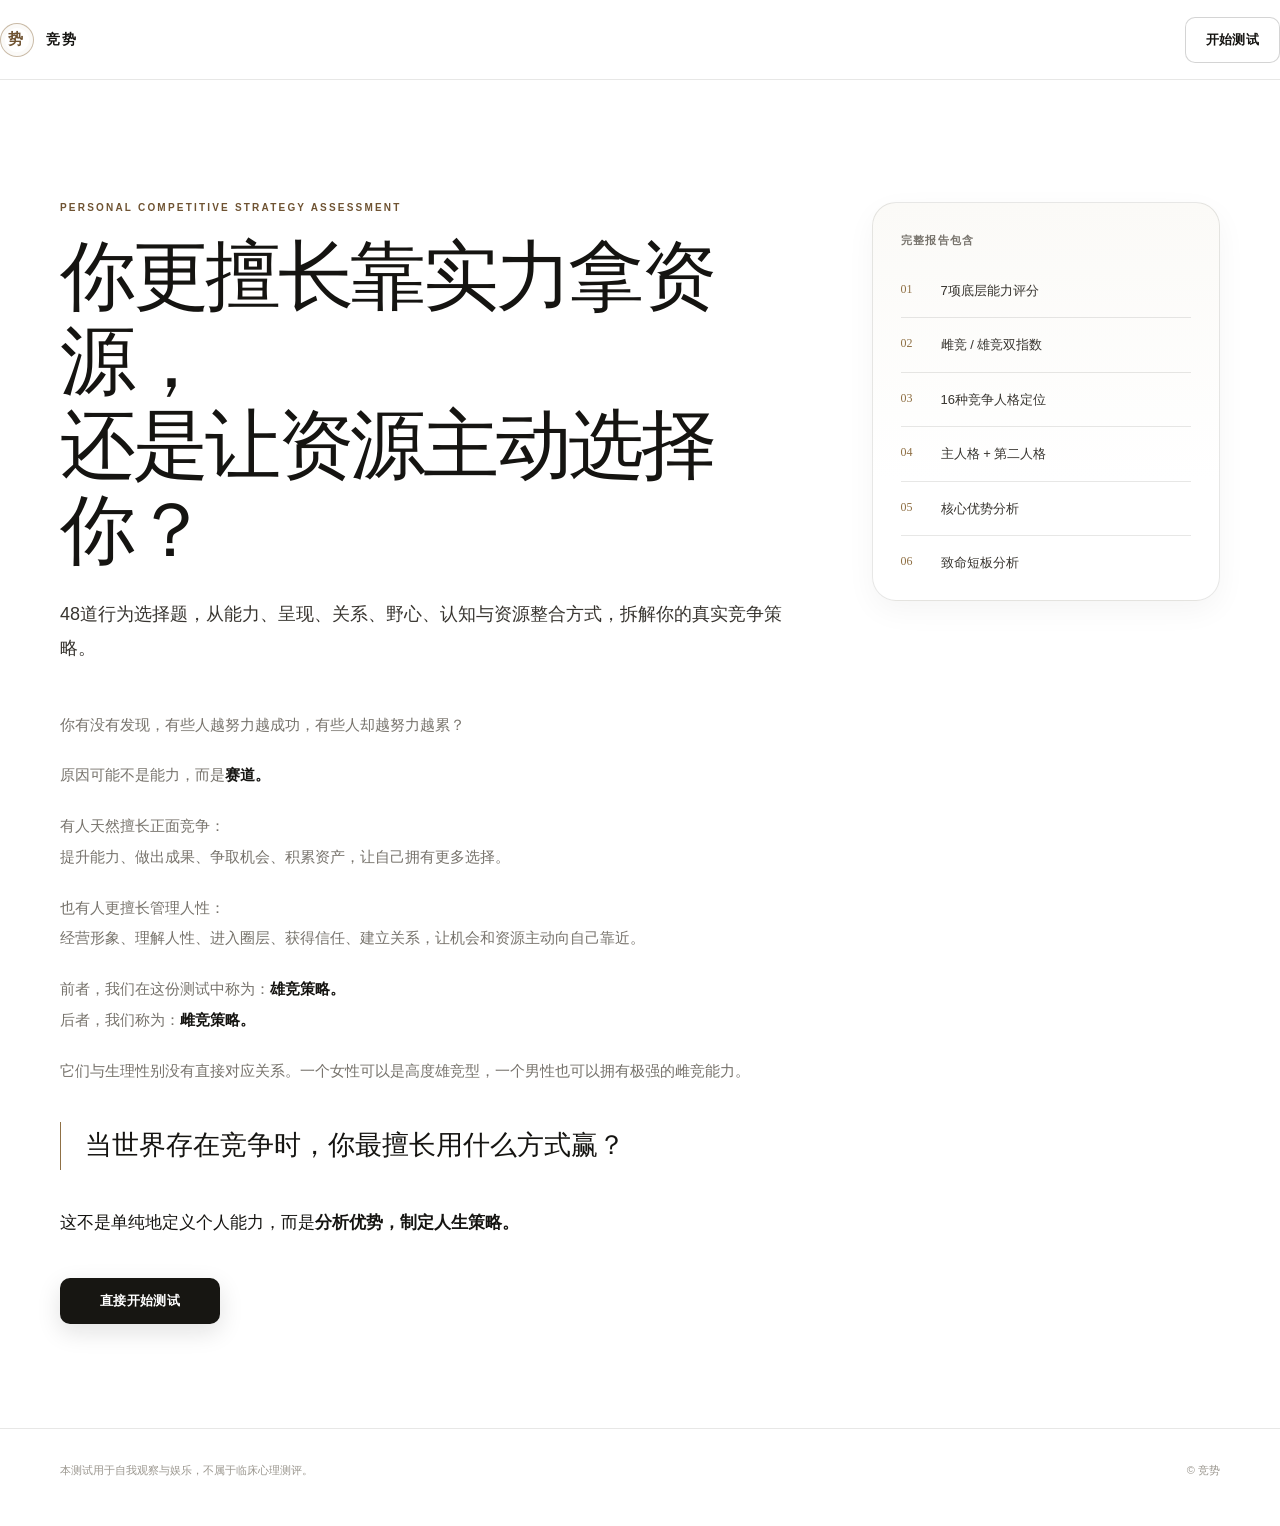
<file: index.html>
<!doctype html>
<html lang="zh-CN">
<head>
  <meta charset="utf-8">
  <meta name="viewport" content="width=device-width,initial-scale=1">
  <title>竞势｜个人竞争策略测试</title>
  <link rel="stylesheet" href="styles.css?v=16">
</head>
<body>
  <header class="site-header">
    <div class="container header-inner">
      <a class="brand" href="index.html"><span class="brand-mark">势</span>竞势</a>
      <div class="header-actions">
        <a class="btn btn-secondary" href="quiz.html">开始测试</a>
      </div>
    </div>
  </header>

  <main>
    <section class="hero">
      <div class="container hero-grid">
        <div>
          <div class="eyebrow">Personal competitive strategy assessment</div>
          <h1>你更擅长靠实力拿资源，<br>还是让资源主动选择你？</h1>
          <p class="hero-lead">48道行为选择题，从能力、呈现、关系、野心、认知与资源整合方式，拆解你的真实竞争策略。</p>

          <div class="hero-story">
            <p>你有没有发现，有些人越努力越成功，有些人却越努力越累？</p>
            <p>原因可能不是能力，而是<strong>赛道。</strong></p>

            <p>有人天然擅长正面竞争：<br>提升能力、做出成果、争取机会、积累资产，让自己拥有更多选择。</p>

            <p>也有人更擅长管理人性：<br>经营形象、理解人性、进入圈层、获得信任、建立关系，让机会和资源主动向自己靠近。</p>

            <p>前者，我们在这份测试中称为：<strong>雄竞策略。</strong><br>后者，我们称为：<strong>雌竞策略。</strong></p>

            <p>它们与生理性别没有直接对应关系。一个女性可以是高度雄竞型，一个男性也可以拥有极强的雌竞能力。</p>

            <blockquote>当世界存在竞争时，你最擅长用什么方式赢？</blockquote>

            <p class="hero-conclusion">这不是单纯地定义个人能力，而是<strong>分析优势，制定人生策略。</strong></p>
          </div>

          <div class="hero-actions">
            <a class="btn btn-primary" href="quiz.html">直接开始测试</a>
          </div>
        </div>
        <aside class="hero-aside">
          <h3>完整报告包含</h3>
          <ol class="report-list">
            <li><span>7项底层能力评分</span></li>
            <li><span>雌竞 / 雄竞双指数</span></li>
            <li><span>16种竞争人格定位</span></li>
            <li><span>主人格 + 第二人格</span></li>
            <li><span>核心优势分析</span></li>
            <li><span>致命短板分析</span></li>
          </ol>
        </aside>
      </div>
    </section>


  </main>

  <footer class="footer"><div class="container footer-inner"><span>本测试用于自我观察与娱乐，不属于临床心理测评。</span><span>© 竞势</span></div></footer>
</body>
</html>
</file>
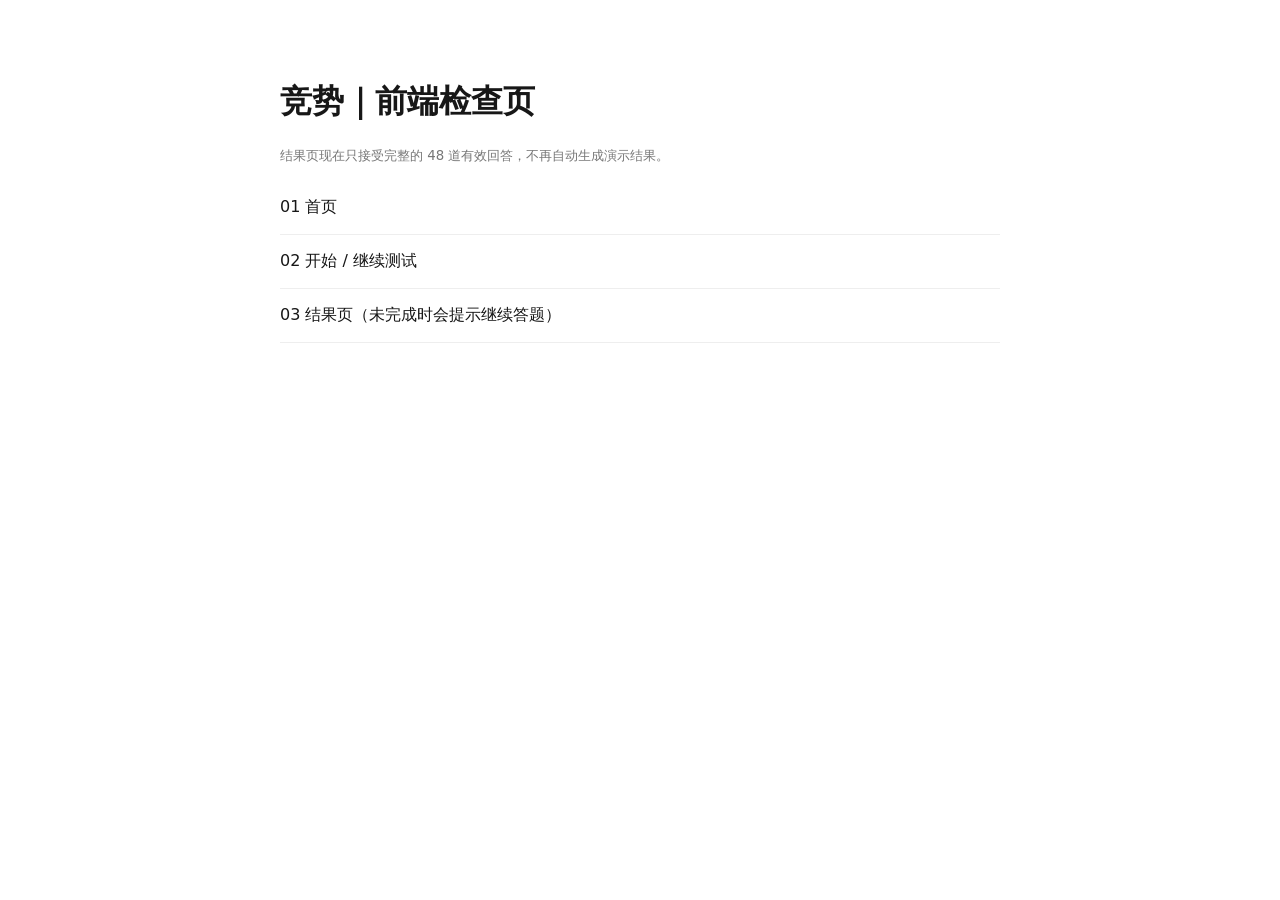
<file: preview.html>
<!doctype html>
<meta charset="utf-8">
<meta name="viewport" content="width=device-width,initial-scale=1">
<title>竞势前端预览</title>
<style>body{font-family:system-ui,"PingFang SC";max-width:720px;margin:80px auto;padding:0 24px;color:#171717}a{display:block;padding:16px 0;border-bottom:1px solid #eee;color:#171717;text-decoration:none}small{color:#777}</style>
<h1>竞势｜前端检查页</h1>
<p><small>结果页现在只接受完整的 48 道有效回答，不再自动生成演示结果。</small></p>
<a href="index.html">01 首页</a>
<a href="quiz.html">02 开始 / 继续测试</a>
<a href="result.html">03 结果页（未完成时会提示继续答题）</a>
</file>
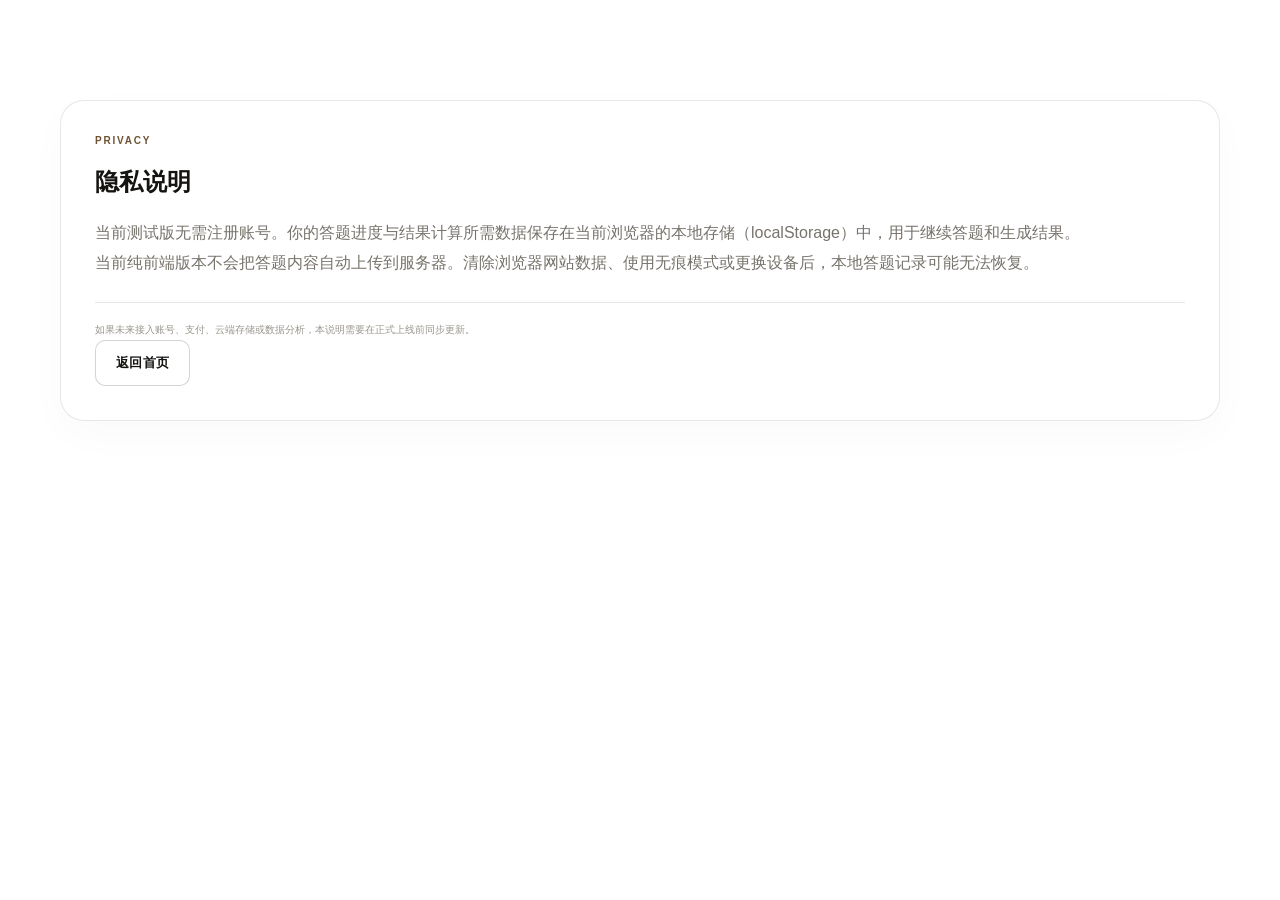
<file: privacy.html>
<!doctype html>
<html lang="zh-CN"><head><meta charset="utf-8"><meta name="viewport" content="width=device-width,initial-scale=1"><title>隐私说明｜竞势</title><link rel="stylesheet" href="styles.css?v=16"></head>
<body><main class="container result-wrap"><section class="report-card on"><div class="section-kicker">PRIVACY</div><h1>隐私说明</h1><p>当前测试版无需注册账号。你的答题进度与结果计算所需数据保存在当前浏览器的本地存储（localStorage）中，用于继续答题和生成结果。</p><p>当前纯前端版本不会把答题内容自动上传到服务器。清除浏览器网站数据、使用无痕模式或更换设备后，本地答题记录可能无法恢复。</p><p class="report-note">如果未来接入账号、支付、云端存储或数据分析，本说明需要在正式上线前同步更新。</p><a class="btn btn-secondary" href="index.html">返回首页</a></section></main></body></html>
</file>
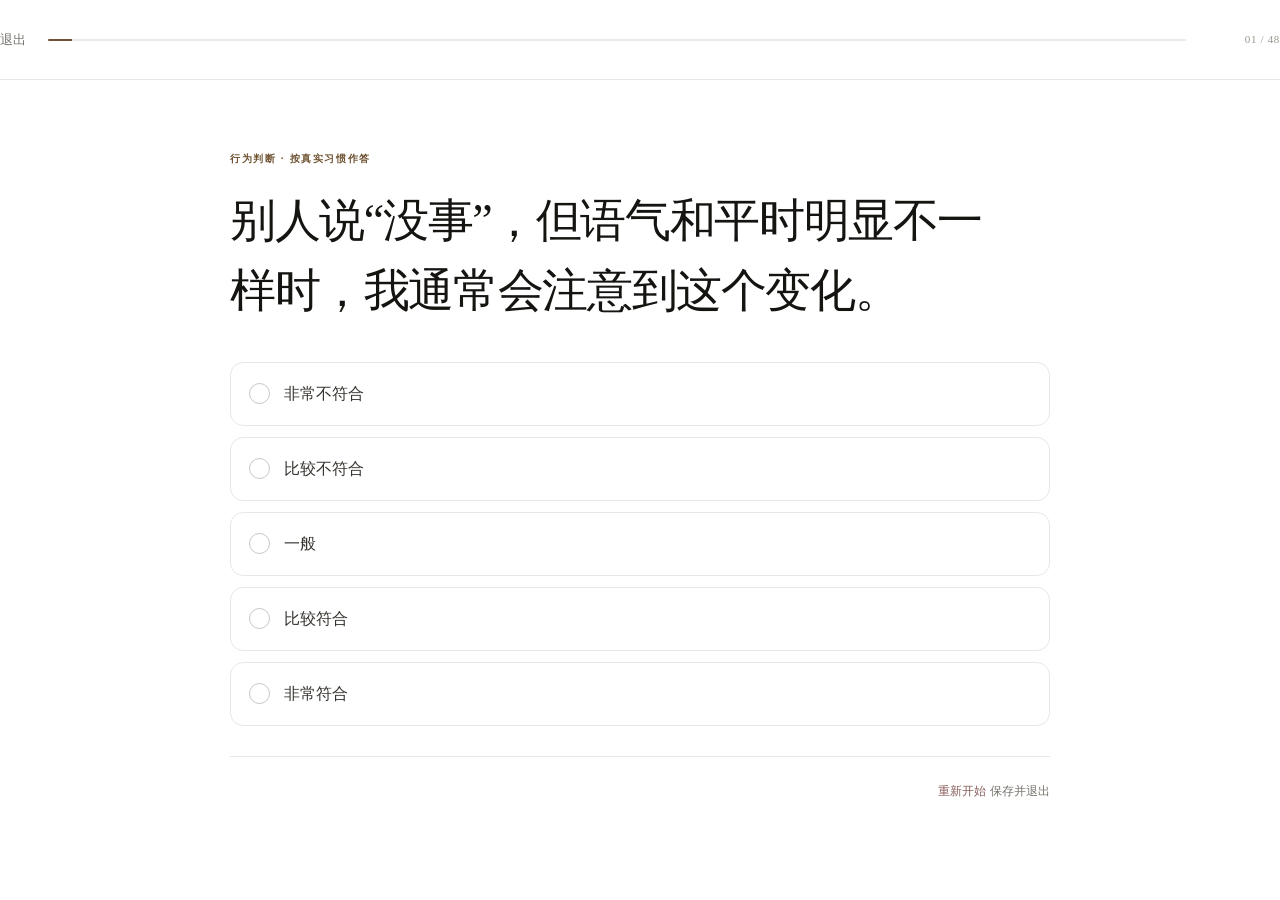
<file: quiz.html>
<!doctype html>
<html lang="zh-CN">
<head>
  <meta charset="utf-8">
  <meta name="viewport" content="width=device-width,initial-scale=1">
  <title>正在测试｜竞势</title>
  <link rel="stylesheet" href="styles.css?v=20">
</head>
<body>
  <header class="quiz-header">
    <div class="narrow quiz-header-inner">
      <a class="text-link" href="index.html">退出</a>
      <div class="progress-track"><div id="progressBar" class="progress-bar"></div></div>
      <div id="progressCount" class="progress-count">01 / 48</div>
    </div>
  </header>

  <main class="narrow quiz-main">
    <div id="questionBox">
      <div id="questionMeta" class="question-meta"></div>
      <h1 id="questionTitle" class="question-title"></h1>
      <div id="answers" class="answers"></div>
      <div class="quiz-nav">
        <button id="prevBtn">← 上一题</button>
        <div class="quiz-nav-actions">
          <button id="restartBtn" class="quiz-restart-btn">重新开始</button>
          <button id="saveBtn">保存并退出</button>
        </div>
      </div>
    </div>
  </main>

  <div id="restartDialog" class="confirm-dialog" aria-hidden="true">
    <div class="confirm-dialog-backdrop" data-close-restart></div>
    <section class="confirm-dialog-card" role="dialog" aria-modal="true" aria-labelledby="restartDialogTitle">
      <div class="confirm-dialog-kicker">重新开始测试</div>
      <h2 id="restartDialogTitle">确定清空当前进度吗？</h2>
      <p id="restartDialogCopy">重新开始后，当前已经完成的答案会被清空，而且无法恢复。</p>
      <div class="confirm-dialog-actions">
        <button id="cancelRestartBtn" class="btn btn-secondary">继续当前测试</button>
        <button id="confirmRestartBtn" class="btn btn-primary danger-action">确认重新开始</button>
      </div>
    </section>
  </div>

  <script src="js/questions.js?v=16"></script>
  <script src="js/quiz.js?v=20"></script>
</body>
</html>
</file>
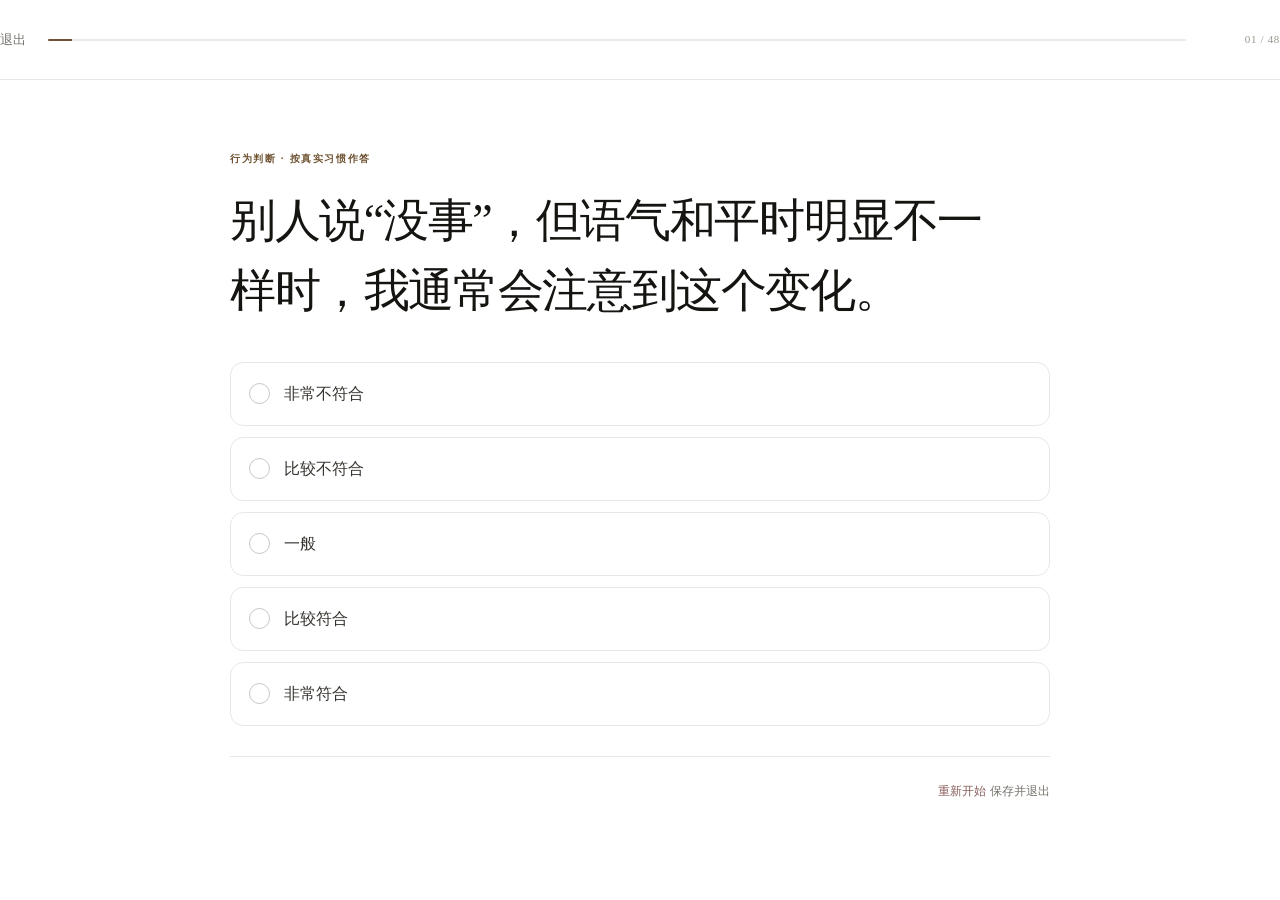
<file: redeem.html>
<!doctype html>
<html lang="zh-CN">
<head>
  <meta charset="utf-8">
  <meta name="viewport" content="width=device-width,initial-scale=1">
  <meta http-equiv="refresh" content="0;url=quiz.html">
  <title>开始测试｜竞势</title>
  <link rel="stylesheet" href="styles.css?v=16">
</head>
<body>
  <main class="narrow quiz-main">
    <section class="panel redeem-panel">
      <div class="eyebrow">OPEN TEST</div>
      <h1 class="page-title">现在无需兑换码</h1>
      <p class="page-copy">测试已开放，正在为你进入完整的 48 题测试。</p>
      <a class="btn btn-primary btn-full" href="quiz.html">直接开始测试</a>
    </section>
  </main>
  <script>location.replace('quiz.html');</script>
</body>
</html>
</file>
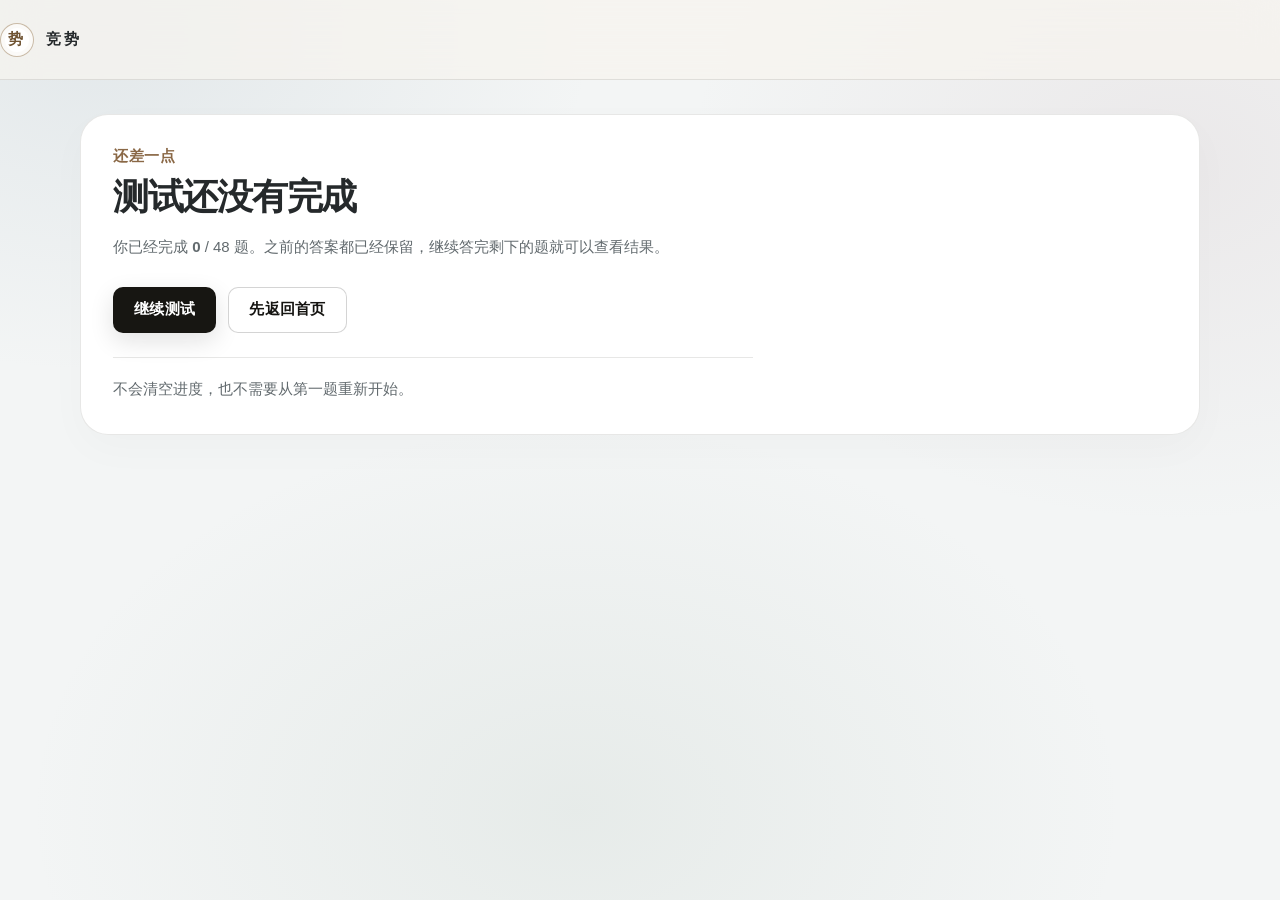
<file: result.html>
<!doctype html>
<html lang="zh-CN">
<head>
  <meta charset="utf-8">
  <meta name="viewport" content="width=device-width,initial-scale=1">
  <title>测试结果｜竞势</title>
  <link rel="stylesheet" href="styles.css?v=23">
</head>
<body class="result-page-v17">
  <header class="site-header">
    <div class="container header-inner">
      <a class="brand" href="index.html"><span class="brand-mark">势</span>竞势</a>
      <div class="header-actions"><button id="shareBtn" class="btn btn-primary">生成分享卡</button></div>
    </div>
  </header>

  <main class="container result-wrap result-v17">
    <section class="result-overview v17-glass reveal">
      <div class="overview-main">
        <div class="eyebrow">先看结论</div>
        <h1 id="primaryName" class="result-title">资源整合型</h1>
        <p id="primaryTagline" class="result-tagline"></p>
        <p id="overviewCore" class="overview-core"></p>
        <div class="badges">
          <span id="trackBadge" class="badge"></span>
          <span id="secondaryBadge" class="badge"></span>
        </div>
        <p id="secondaryNote" class="secondary-note"></p>
      </div>

      <aside class="axis-panel" aria-label="雄竞与雌竞指数">
        <div class="axis-head">
          <span>两种方式，你更偏哪一种</span>
          <strong id="axisLabel">—</strong>
        </div>
        <div class="axis-item axis-male">
          <div class="axis-label"><span>雄竞 · 直接争取</span><strong id="mScore">0</strong></div>
          <div class="axis-track"><i id="mBar"></i></div>
        </div>
        <div class="axis-item axis-female">
          <div class="axis-label"><span>雌竞 · 被选择与借力</span><strong id="fScore">0</strong></div>
          <div class="axis-track"><i id="fBar"></i></div>
        </div>
        <p id="axisSummary" class="axis-summary"></p>
      </aside>
    </section>

    <div class="v17-two-column">
      <section class="report-card v17-glass result-section reveal">
        <div class="section-kicker">01 · 你比较顺手的地方</div>
        <h2>你最强的 3 点</h2>
        <p class="section-intro">这三项通常是你比较顺手的能力，不太需要刻意提醒，也更容易在重要时候发挥出来。</p>
        <div id="strengthCards" class="insight-card-grid"></div>
      </section>

      <section class="report-card v17-glass result-section reveal">
        <div class="section-kicker">02 · 容易吃亏的地方</div>
        <h2>最需要留意的 3 点</h2>
        <p class="section-intro">这三项不是你的缺点，只是相对没那么顺手。刚好遇到很需要它们的场景时，你可能会多费一点劲。</p>
        <div id="watchCards" class="insight-card-grid watch-grid"></div>
      </section>
    </div>

    <section class="report-card v17-glass result-section reveal v17-section">
      <div class="section-kicker">03 · 你的能力</div>
      <div class="section-heading-row">
        <div>
          <h2>7 项能力，一眼看懂</h2>
          <p class="section-intro">这不是成绩单，也不是哪一项越高越好。每项能力只是代表，你在不同场景里更自然会怎么做。</p>
        </div>
        <div class="ability-legend" aria-label="能力等级说明">
          <span><b>很强</b> 大多数时候会自然用上</span>
          <span><b>较强</b> 多数场景都比较稳定</span>
          <span><b>中等</b> 比较看场景，状态会有波动</span>
          <span><b>偏弱</b> 偶尔能用，但不太会主动依赖</span>
          <span><b>较弱</b> 用起来会比较费劲</span>
        </div>
      </div>

      <div class="ability-layout">
        <div class="radar-panel">
          <svg id="radar" viewBox="0 0 320 320" aria-label="七维能力雷达图"></svg>
          <div class="radar-caption"><span id="radarTop"></span><span id="radarBottom"></span></div>
        </div>
        <div id="dimensionList" class="dimension-visual-list"></div>
      </div>
    </section>

    <section class="report-card v17-glass result-section reveal v17-section v17-advice-section">
      <div class="section-kicker">04 · 给你的建议</div>
      <h2>这 3 件事更值得你留意</h2>
      <p class="section-intro">这一部分尽量落到生活里：重要的事怎么推进、关系里什么更适合你、什么样的环境会让你舒服一点。</p>

      <div class="v17-advice-grid">
        <article class="v17-advice-card advice-result">
          <div class="v17-advice-label"><span>↑</span> 重要的事怎么推进</div>
          <h3 id="bigResultTitle">先从你顺手的地方开始</h3>
          <p id="bigResultAdvice"></p>
        </article>

        <article class="v17-advice-card advice-love">
          <div class="v17-advice-label"><span>♡</span> 关系 / 择偶</div>
          <h3 id="relationshipTitle">找一个相处起来不需要太用力的人</h3>
          <p id="relationshipAdvice"></p>
        </article>

        <article class="v17-advice-card advice-env">
          <div class="v17-advice-label"><span>◎</span> 环境选择</div>
          <h3 id="environmentTitle">看看什么样的环境更适合你</h3>
          <p id="environmentAdvice"></p>
        </article>
      </div>

      <div class="v17-role-row">
        <span>更容易发挥优势的场景</span>
        <div id="careerRoles" class="role-chips"></div>
      </div>

      <div class="v17-legacy-hooks" aria-hidden="true">
        <ul id="fitEnvironment"></ul>
        <ul id="avoidEnvironment"></ul>
      </div>
    </section>

    <section class="report-card v17-glass result-section reveal v17-section v17-next-card">
      <div class="section-kicker">05 · 下一步</div>
      <h2>接下来可以试试这 3 件事</h2>
      <p class="section-intro">如果你想验证这份结果，不用一次改很多。挑一件正在发生的事，换一个小做法，看看自己是不是真的更舒服。</p>
      <div id="actionTimeline" class="action-timeline"></div>
    </section>

    <section id="shareCard" class="share-card reveal v17-share-card">
      <div class="share-section-head">
        <div>
          <div class="section-kicker">SHARE · RESULT CARD</div>
          <h3>我的竞争人格</h3>
        </div>
        <p>这里保留了你的主要结论和最明显的优势，方便截图保存。</p>
      </div>

      <div class="share-preview">
        <div class="share-inner-frame">
          <div class="share-card-top">
            <div class="share-brand"><span>势</span><strong>竞势</strong></div>
            <div class="share-edition">48 QUESTIONS · 16 ARCHETYPES</div>
          </div>

          <div class="share-main">
            <div class="share-overline">MY COMPETITIVE ARCHETYPE</div>
            <div id="shareType" class="share-type"></div>
            <div id="shareTrack" class="share-track"></div>
            <p id="shareLine" class="share-line"></p>
            <div id="shareStrengths" class="share-strengths"></div>
          </div>

          <div class="share-score-panel">
            <div class="share-score-row">
              <div class="share-score-label"><span>雄竞指数</span><strong id="shareMScore">0</strong></div>
              <div class="share-mini-track"><i id="shareMBar"></i></div>
            </div>
            <div class="share-score-row">
              <div class="share-score-label"><span>雌竞指数</span><strong id="shareFScore">0</strong></div>
              <div class="share-mini-track"><i id="shareFBar"></i></div>
            </div>
          </div>

          <div class="share-footer">
            <span>你的竞争方式</span>
            <span>PERSONAL STRATEGY REPORT</span>
          </div>
        </div>
      </div>
    </section>
  </main>

  <script src="js/questions.js?v=16"></script>
  <script src="js/result.js?v=24"></script>
  <script src="js/result-v17.js?v=24"></script>
</body>
</html>
</file>
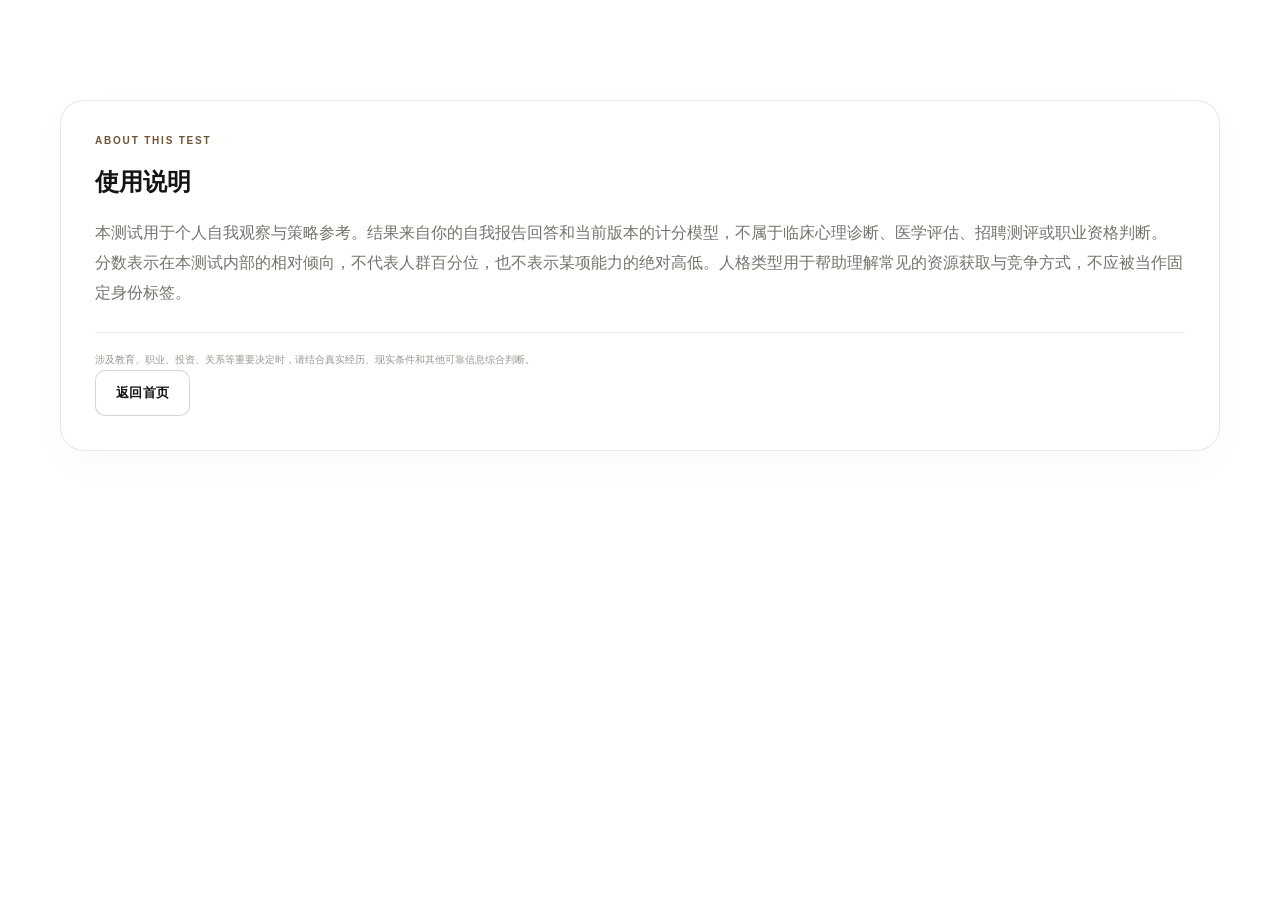
<file: terms.html>
<!doctype html>
<html lang="zh-CN"><head><meta charset="utf-8"><meta name="viewport" content="width=device-width,initial-scale=1"><title>使用说明｜竞势</title><link rel="stylesheet" href="styles.css?v=16"></head>
<body><main class="container result-wrap"><section class="report-card on"><div class="section-kicker">ABOUT THIS TEST</div><h1>使用说明</h1><p>本测试用于个人自我观察与策略参考。结果来自你的自我报告回答和当前版本的计分模型，不属于临床心理诊断、医学评估、招聘测评或职业资格判断。</p><p>分数表示在本测试内部的相对倾向，不代表人群百分位，也不表示某项能力的绝对高低。人格类型用于帮助理解常见的资源获取与竞争方式，不应被当作固定身份标签。</p><p class="report-note">涉及教育、职业、投资、关系等重要决定时，请结合真实经历、现实条件和其他可靠信息综合判断。</p><a class="btn btn-secondary" href="index.html">返回首页</a></section></main></body></html>
</file>
<file: styles.css>
:root {
  --bg: #ffffff;
  --surface: #ffffff;
  --surface-soft: #f8f7f3;
  --surface-warm: #f4f0e8;
  --text: #151411;
  --text-soft: #37342f;
  --muted: #77736c;
  --muted-2: #9a968e;
  --line: rgba(21, 20, 17, .10);
  --line-strong: rgba(21, 20, 17, .18);
  --accent: #8f7045;
  --accent-deep: #6f5332;
  --accent-soft: #f4eee4;
  --success: #375a43;
  --danger: #8f4b43;
  --radius-sm: 10px;
  --radius: 16px;
  --radius-lg: 24px;
  --shadow-sm: 0 10px 30px rgba(31, 27, 21, .045);
  --shadow: 0 24px 70px rgba(31, 27, 21, .065);
  --ease: cubic-bezier(.22,.78,.22,1);
  --serif: "Songti SC", "STSong", "Noto Serif CJK SC", "Source Han Serif SC", Georgia, serif;
  --sans: Inter, ui-sans-serif, -apple-system, BlinkMacSystemFont, "Segoe UI", "PingFang SC", "Microsoft YaHei", sans-serif;
}

* { box-sizing: border-box; }
html { scroll-behavior: smooth; }
body {
  margin: 0;
  background: var(--bg);
  color: var(--text);
  font-family: var(--sans);
  -webkit-font-smoothing: antialiased;
  text-rendering: optimizeLegibility;
  font-feature-settings: "kern" 1, "liga" 1;
}
::selection { background: var(--accent-soft); color: var(--text); }
a { color: inherit; text-decoration: none; }
button, input { font: inherit; }
button { cursor: pointer; }

.container { width: min(1160px, calc(100% - 56px)); margin: 0 auto; }
.narrow { width: min(820px, calc(100% - 40px)); margin: 0 auto; }

/* Header */
.site-header {
  min-height: 80px;
  border-bottom: 1px solid var(--line);
  display: flex;
  align-items: center;
  background: rgba(255,255,255,.9);
  position: sticky;
  top: 0;
  z-index: 20;
  backdrop-filter: blur(18px) saturate(1.15);
  -webkit-backdrop-filter: blur(18px) saturate(1.15);
}
.header-inner { display: flex; align-items: center; justify-content: space-between; gap: 24px; width: 100%; }
.brand {
  display: inline-flex;
  align-items: center;
  gap: 12px;
  font-size: 14px;
  font-weight: 720;
  letter-spacing: .17em;
}
.brand-mark {
  width: 34px;
  height: 34px;
  border: 1px solid rgba(143,112,69,.48);
  border-radius: 50%;
  display: grid;
  place-items: center;
  color: var(--accent-deep);
  font-family: var(--serif);
  font-size: 15px;
  background: #fff;
  box-shadow: inset 0 0 0 4px rgba(143,112,69,.035);
}
.header-actions { display: flex; gap: 10px; align-items: center; }

.btn {
  min-height: 46px;
  border-radius: 10px;
  padding: 0 20px;
  border: 1px solid transparent;
  font-weight: 650;
  font-size: 13px;
  letter-spacing: .02em;
  display: inline-flex;
  align-items: center;
  justify-content: center;
  gap: 8px;
  transition: transform .2s var(--ease), background .2s var(--ease), border-color .2s var(--ease), box-shadow .2s var(--ease);
}
.btn:hover { transform: translateY(-1px); }
.btn:active { transform: translateY(0) scale(.985); }
.btn-primary { background: #171612; color: #fff; box-shadow: 0 8px 24px rgba(17,16,13,.12); }
.btn-primary:hover { background: #27251f; box-shadow: 0 10px 30px rgba(17,16,13,.16); }
.btn-secondary { background: #fff; border-color: var(--line-strong); color: var(--text); }
.btn-secondary:hover { border-color: rgba(21,20,17,.32); background: var(--surface-soft); }
.btn-accent { background: var(--accent); color: #fff; }
.btn-full { width: 100%; }
.text-link { color: var(--muted); font-size: 13px; transition: color .18s ease; }
.text-link:hover { color: var(--text); }

/* Home */
.hero { padding: 122px 0 104px; }
.hero-grid {
  display: grid;
  grid-template-columns: minmax(0, 1.35fr) minmax(260px, .65fr);
  gap: 88px;
  align-items: start;
}
.eyebrow {
  font-size: 10px;
  letter-spacing: .22em;
  text-transform: uppercase;
  color: var(--accent-deep);
  font-weight: 760;
}
.hero h1, .page-title, .result-title {
  font-family: var(--serif);
  font-weight: 520;
  letter-spacing: -.045em;
}
.hero h1 {
  margin: 22px 0 24px;
  font-size: clamp(46px, 5.9vw, 76px);
  line-height: 1.12;
  max-width: 900px;
}
.hero-lead {
  max-width: 780px;
  color: var(--text-soft);
  font-size: 18px;
  line-height: 1.9;
  margin: 0 0 44px;
}
.hero-story {
  max-width: 760px;
  color: var(--muted);
  font-size: 15px;
  line-height: 2.05;
}
.hero-story p { margin: 0 0 20px; }
.hero-story strong { color: var(--text); font-weight: 680; }
.hero-story blockquote {
  margin: 36px 0;
  padding: 0 0 0 24px;
  border-left: 1px solid var(--accent);
  color: var(--text);
  font-family: var(--serif);
  font-size: clamp(21px, 2.4vw, 27px);
  line-height: 1.75;
  font-weight: 520;
}
.hero-story .hero-conclusion { margin: 34px 0 0; color: var(--text); font-size: 17px; }
.hero-actions { display: flex; gap: 12px; flex-wrap: wrap; margin-top: 38px; }
.hero-actions .btn-primary { min-width: 160px; }
.hero-aside {
  position: sticky;
  top: 112px;
  align-self: start;
  padding: 30px 28px 10px;
  border: 1px solid var(--line);
  border-radius: var(--radius-lg);
  background: linear-gradient(180deg, #fbfaf7 0%, #fff 70%);
  box-shadow: var(--shadow-sm);
}
.hero-aside h3 {
  margin: 0 0 16px;
  font-size: 11px;
  color: var(--muted);
  letter-spacing: .12em;
  text-transform: uppercase;
  font-weight: 720;
}
.report-list { list-style: none; counter-reset: report; margin: 0; padding: 0; display: grid; }
.report-list li {
  counter-increment: report;
  display: grid;
  grid-template-columns: 28px 1fr;
  gap: 12px;
  align-items: start;
  padding: 16px 0;
  border-bottom: 1px solid var(--line);
}
.report-list li:last-child { border-bottom: 0; }
.report-list li::before { content: counter(report, decimal-leading-zero); color: var(--accent); font: 500 12px/1.6 Georgia, serif; }
.report-list span { color: var(--text-soft); font-size: 13px; line-height: 1.65; }

.section { padding: 92px 0; border-top: 1px solid var(--line); }
.section-head { max-width: 720px; margin-bottom: 44px; }
.section h2 {
  font-family: var(--serif);
  font-size: clamp(32px, 4vw, 52px);
  font-weight: 520;
  margin: 12px 0 18px;
  letter-spacing: -.035em;
}
.section p { color: var(--muted); line-height: 1.9; }
.feature-grid { display: grid; grid-template-columns: repeat(3,1fr); gap: 14px; }
.feature-card {
  border: 1px solid var(--line);
  border-radius: var(--radius);
  padding: 28px;
  background: var(--surface);
  transition: transform .22s var(--ease), box-shadow .22s var(--ease), border-color .22s var(--ease);
}
.feature-card:hover { transform: translateY(-2px); box-shadow: var(--shadow-sm); border-color: var(--line-strong); }
.feature-card .num { color: var(--accent); font: 500 26px/1 Georgia, serif; }
.feature-card h3 { font-size: 16px; margin: 22px 0 10px; }
.feature-card p { margin: 0; font-size: 14px; }

.footer { border-top: 1px solid var(--line); padding: 34px 0 48px; color: var(--muted-2); font-size: 11px; }
.footer-inner { display: flex; justify-content: space-between; gap: 20px; flex-wrap: wrap; }

/* Redeem / utility */
.center-page { min-height: calc(100vh - 81px); display: grid; place-items: center; padding: 72px 0; }
.panel {
  border: 1px solid var(--line);
  border-radius: var(--radius-lg);
  padding: 38px;
  background: #fff;
  box-shadow: var(--shadow);
}
.redeem-panel { width: min(560px, 100%); }
.page-title { font-size: 44px; line-height: 1.18; margin: 14px 0 16px; }
.page-copy { color: var(--muted); line-height: 1.9; margin: 0; }
.field-label { display: block; font-size: 12px; font-weight: 680; margin: 30px 0 9px; }
.code-input {
  width: 100%;
  border: 1px solid var(--line-strong);
  border-radius: 12px;
  padding: 16px 17px;
  outline: none;
  text-transform: uppercase;
  letter-spacing: .12em;
  font-weight: 700;
  background: #fff;
  transition: border-color .18s ease, box-shadow .18s ease;
}
.code-input:focus { border-color: rgba(143,112,69,.65); box-shadow: 0 0 0 4px rgba(143,112,69,.08); }
.hint { color: var(--muted-2); font-size: 12px; margin-top: 12px; line-height: 1.65; }
.hint code { color: var(--accent-deep); }
.alert { margin-top: 14px; border-radius: 10px; padding: 12px 14px; font-size: 13px; display: none; }
.alert.show { display: block; }
.alert.error { background: #fbf1ef; color: var(--danger); border: 1px solid #efdcd8; }
.alert.success { background: #eff7f1; color: var(--success); border: 1px solid #d9e9dc; }

/* Quiz */
.quiz-header {
  min-height: 80px;
  display: flex;
  align-items: center;
  border-bottom: 1px solid var(--line);
  background: rgba(255,255,255,.92);
  position: sticky;
  top: 0;
  z-index: 20;
  backdrop-filter: blur(16px);
  -webkit-backdrop-filter: blur(16px);
}
.quiz-header-inner { display: grid; grid-template-columns: auto 1fr auto; gap: 22px; align-items: center; width: 100%; }
.progress-track { height: 2px; background: #eceae4; border-radius: 999px; overflow: hidden; }
.progress-bar { height: 100%; width: 0; background: var(--accent-deep); transition: width .38s var(--ease); }
.progress-count { color: var(--muted-2); font: 500 11px/1 Georgia, serif; min-width: 72px; text-align: right; letter-spacing: .06em; }
.quiz-main {
  min-height: calc(100vh - 81px);
  display: flex;
  flex-direction: column;
  justify-content: center;
  padding: 72px 0 92px;
}
#questionBox { width: 100%; }
.question-meta {
  color: var(--accent-deep);
  font-size: 10px;
  font-weight: 760;
  letter-spacing: .16em;
  text-transform: uppercase;
  margin-bottom: 20px;
}
.question-title {
  font-family: var(--serif);
  font-size: clamp(30px, 4.8vw, 46px);
  line-height: 1.52;
  font-weight: 520;
  margin: 0 0 36px;
  letter-spacing: -.03em;
  max-width: 790px;
}
.answers { display: grid; gap: 11px; }
.answer {
  border: 1px solid var(--line);
  border-radius: 13px;
  background: transparent;
  min-height: 64px;
  padding: 16px 18px;
  color: var(--text-soft);
  display: flex;
  align-items: center;
  gap: 14px;
  text-align: left;
  line-height: 1.65;
  transition: transform .18s var(--ease), border-color .18s var(--ease), box-shadow .18s var(--ease), color .18s var(--ease);
}
.answer:hover { border-color: rgba(21,20,17,.30); background: transparent; transform: translateY(-1px); box-shadow: 0 8px 24px rgba(31,27,21,.028); }
.answer.selected {
  border-color: rgba(143,112,69,.72);
  background: transparent;
  color: var(--text);
  box-shadow: inset 3px 0 0 var(--accent-deep);
}
.answer-dot {
  width: 21px;
  height: 21px;
  border: 1px solid rgba(21,20,17,.23);
  border-radius: 50%;
  flex: 0 0 auto;
  display: grid;
  place-items: center;
  background: transparent;
}
.answer.selected .answer-dot { border-color: var(--accent); }
.answer.selected .answer-dot::after { content: ""; width: 7px; height: 7px; border-radius: 50%; background: var(--accent-deep); animation: pop .18s var(--ease); }
@keyframes pop { from { transform: scale(0); opacity: 0; } }
.quiz-nav { display: flex; justify-content: space-between; align-items: center; margin-top: 30px; padding-top: 18px; border-top: 1px solid var(--line); }
.quiz-nav button { border: 0; background: none; color: var(--muted); padding: 8px 0; font-size: 12px; }
.quiz-nav button:hover { color: var(--text); }
.q-enter { animation: qEnter .28s var(--ease); }
.q-exit { animation: qExit .14s ease forwards; }
@keyframes qEnter { from { opacity: 0; transform: translateY(8px); } to { opacity: 1; transform: none; } }
@keyframes qExit { to { opacity: 0; transform: translateY(-5px); } }

/* Result */
.result-wrap { padding: 84px 0 108px; max-width: 1160px; }
.result-hero {
  display: grid;
  grid-template-columns: minmax(0, 1.15fr) minmax(330px, .85fr);
  gap: 64px;
  align-items: end;
  margin-bottom: 30px;
  padding-bottom: 42px;
  border-bottom: 1px solid var(--line);
}
.result-title { font-size: clamp(52px, 7vw, 84px); margin: 12px 0 18px; line-height: 1.02; }
.result-tagline { color: var(--text-soft); font-size: 17px; line-height: 1.9; max-width: 680px; }
.badges { display: flex; gap: 8px; flex-wrap: wrap; margin-top: 20px; }
.badge {
  border: 1px solid var(--line);
  border-radius: 999px;
  padding: 7px 11px;
  color: var(--muted);
  background: #fff;
  font-size: 11px;
  letter-spacing: .01em;
}
.score-grid { display: grid; grid-template-columns: 1fr 1fr; gap: 12px; }
.score-card {
  border: 1px solid var(--line);
  border-radius: var(--radius);
  padding: 24px;
  background: var(--surface-soft);
  min-height: 174px;
}
.score-card span { display: block; color: var(--muted); font-size: 11px; letter-spacing: .05em; }
.score-card strong { display: block; margin-top: 10px; color: var(--accent-deep); font: 500 52px/1 Georgia, serif; }
.score-card small { display: block; margin-top: 13px; color: var(--muted-2); font-size: 10px; line-height: 1.65; }

.report-card {
  border: 1px solid var(--line);
  border-radius: var(--radius-lg);
  padding: 34px;
  background: #fff;
  margin-top: 16px;
  box-shadow: 0 14px 42px rgba(31,27,21,.025);
}
.report-card h3 { font-size: 13px; margin: 0 0 14px; }
.report-card p { margin: 0; color: var(--muted); line-height: 1.88; }
.report-card h2 {
  font-family: var(--serif);
  font-size: clamp(25px, 3vw, 36px);
  font-weight: 520;
  line-height: 1.36;
  margin: 0 0 16px;
  letter-spacing: -.03em;
}
.section-kicker {
  color: var(--accent-deep);
  font-size: 10px;
  letter-spacing: .18em;
  font-weight: 760;
  margin-bottom: 14px;
  text-transform: uppercase;
}
.section-intro, .lead-copy { color: #666159; line-height: 1.9; font-size: 14px; }

.personality-profile { padding: 40px; }
.profile-grid { display: grid; grid-template-columns: 1.05fr .95fr; gap: 56px; align-items: start; }
.definition-list { margin: 0; display: grid; gap: 0; border-top: 1px solid var(--line); }
.definition-list > div { padding: 18px 0; border-bottom: 1px solid var(--line); }
.definition-list dt { font-size: 10px; color: var(--muted-2); letter-spacing: .05em; margin-bottom: 8px; }
.definition-list dd { margin: 0; color: var(--text-soft); font-size: 13px; line-height: 1.8; }
.secondary-layout { display: grid; grid-template-columns: .72fr 1.28fr; gap: 54px; align-items: start; }
.sub-result-title { font-family: var(--serif); font-size: 40px; font-weight: 520; line-height: 1.15; margin: 0 0 13px; letter-spacing: -.025em; }
.secondary-layout h3 { margin: 2px 0 10px; font-size: 12px; color: var(--muted); letter-spacing: .04em; }

.radar-layout { display: grid; grid-template-columns: 340px 1fr; gap: 56px; align-items: start; padding: 40px; }
#radar { width: 100%; aspect-ratio: 1; }
.dimension-list { display: grid; gap: 12px; }
.dimension-list.detailed { gap: 0; border-top: 1px solid var(--line); margin-top: 26px; }
.dimension-detail { padding: 19px 0; border-bottom: 1px solid var(--line); }
.dimension-head { display: flex; justify-content: space-between; align-items: flex-start; gap: 18px; margin-bottom: 10px; }
.dimension-head > div { display: flex; align-items: center; gap: 9px; }
.dimension-head strong { font-size: 13px; }
.dimension-head span { color: var(--muted); font-size: 10px; border: 1px solid var(--line); border-radius: 999px; padding: 3px 7px; }
.dimension-head b { color: var(--accent-deep); font: 500 26px/1 Georgia, serif; }
.dimension-detail p { font-size: 12px; line-height: 1.8; margin: 10px 0 0; }
.dimension-detail .dimension-interpretation { color: #56524c; }
.dimension-detail .dimension-interpretation strong { color: var(--text); }
.dimension-row { display: grid; grid-template-columns: 86px 1fr 36px; gap: 12px; align-items: center; font-size: 13px; }
.dimension-row span { color: var(--muted); }
.meter { height: 4px; background: #efede7; border-radius: 999px; overflow: hidden; }
.meter i { display: block; height: 100%; width: 0; background: var(--accent-deep); transition: width .8s var(--ease); }

.strategy-grid { display: grid; grid-template-columns: repeat(5,1fr); gap: 11px; margin-top: 28px; }
.strategy-card {
  border: 1px solid var(--line);
  border-radius: 14px;
  padding: 20px;
  background: var(--surface-soft);
  min-height: 190px;
  transition: transform .2s var(--ease), border-color .2s var(--ease), background .2s var(--ease);
}
.strategy-card:hover { transform: translateY(-2px); border-color: var(--line-strong); background: #fff; }
.strategy-head { display: flex; align-items: flex-start; justify-content: space-between; gap: 10px; }
.strategy-head span { color: var(--text-soft); font-weight: 680; font-size: 12px; }
.strategy-head strong { color: var(--accent-deep); font: 500 31px/1 Georgia, serif; }
.strategy-band { color: var(--accent-deep); font-size: 10px; margin: 12px 0 13px; }
.strategy-card p { font-size: 11px; line-height: 1.8; }

.long-report { padding: 42px; background: #fdfcf9; }
.long-copy { max-width: 880px; }
.long-copy p { color: #504c46; font-size: 14px; line-height: 1.95; margin: 0 0 17px; }
.long-copy p:last-child { margin-bottom: 0; }
.long-copy strong { color: var(--text); font-weight: 700; }

.career-map { margin-top: 26px; }
.career-lead { padding: 0 0 24px; border-bottom: 1px solid var(--line); }
.career-lead h3, .career-grid h3 { font-size: 10px; color: var(--muted-2); letter-spacing: .08em; margin: 0 0 10px; text-transform: uppercase; }
.career-lead p, .career-grid p { color: #4e4a44; line-height: 1.85; font-size: 13px; }
.career-grid { display: grid; grid-template-columns: 1fr 1fr; }
.career-grid > div { padding: 24px 28px 6px 0; border-bottom: 1px solid var(--line); }
.career-grid > div:nth-child(even) { padding-left: 28px; padding-right: 0; border-left: 1px solid var(--line); }
.career-grid ul { margin: 0; padding-left: 18px; color: #4e4a44; line-height: 1.9; font-size: 13px; }
.report-note { margin-top: 24px !important; padding-top: 18px; border-top: 1px solid var(--line); color: var(--muted-2) !important; font-size: 10px !important; }

.asset-list { margin-top: 24px; border-top: 1px solid var(--line); }
.asset-item { display: grid; grid-template-columns: 64px 1fr; gap: 24px; padding: 26px 0; border-bottom: 1px solid var(--line); }
.asset-number { color: var(--accent); font: 500 18px/1.2 Georgia, serif; padding-top: 4px; }
.asset-item h3 { font-family: var(--serif); font-size: 24px; font-weight: 520; margin: 0 0 10px; letter-spacing: -.02em; }
.asset-item p { margin: 7px 0; color: #59554f; font-size: 12px; line-height: 1.85; }
.asset-item p strong { color: var(--text); }

.report-grid { display: grid; grid-template-columns: 1fr 1fr; gap: 14px; }
.report-card.full { grid-column: 1 / -1; }
.index-grid { display: grid; grid-template-columns: repeat(5,1fr); gap: 10px; }
.index-card { border: 1px solid var(--line); border-radius: 14px; padding: 16px; }
.index-card strong { font: 500 28px/1 Georgia, serif; display: block; }
.index-card span { color: var(--muted); font-size: 12px; margin-top: 4px; display: block; }

.share-card {
  border: 1px solid var(--line);
  border-radius: var(--radius-lg);
  padding: 34px;
  margin-top: 16px;
  display: none;
  background: #fff;
}
.share-card.show { display: block; }
.share-section-head { display: flex; align-items: flex-end; justify-content: space-between; gap: 28px; }
.share-section-head h3 { font-family: var(--serif); font-size: 30px; font-weight: 520; letter-spacing: -.025em; margin: 6px 0 0; }
.share-section-head p { max-width: 280px; margin: 0; color: var(--muted); font-size: 12px; line-height: 1.7; text-align: right; }
.share-preview {
  width: min(430px,100%);
  aspect-ratio: 4 / 5;
  position: relative;
  margin: 30px auto 6px;
  padding: 11px;
  border-radius: 22px;
  color: #1d1a16;
  background: #eee9df;
  border: 1px solid rgba(111,83,50,.24);
  box-shadow: 0 30px 80px rgba(42,34,24,.12), 0 4px 14px rgba(42,34,24,.05);
  overflow: hidden;
}
.share-preview::before {
  content: "";
  position: absolute;
  inset: 0;
  background:
    radial-gradient(circle at 88% 10%, rgba(143,112,69,.12), transparent 25%),
    linear-gradient(145deg, rgba(255,255,255,.68), rgba(255,255,255,0) 46%);
  pointer-events: none;
}
.share-inner-frame {
  position: relative;
  z-index: 1;
  height: 100%;
  border: 1px solid rgba(111,83,50,.28);
  border-radius: 14px;
  padding: 24px 24px 20px;
  display: flex;
  flex-direction: column;
  background: rgba(255,253,248,.74);
  backdrop-filter: blur(3px);
  -webkit-backdrop-filter: blur(3px);
}
.share-card-top { display: flex; align-items: center; justify-content: space-between; gap: 18px; padding-bottom: 18px; border-bottom: 1px solid rgba(111,83,50,.18); }
.share-brand { display: inline-flex; align-items: center; gap: 8px; letter-spacing: .16em; font-size: 12px; }
.share-brand span { width: 28px; height: 28px; display: grid; place-items: center; border: 1px solid rgba(111,83,50,.45); border-radius: 50%; font-family: var(--serif); color: var(--accent-deep); background: rgba(255,255,255,.38); }
.share-brand strong { font-weight: 720; }
.share-edition { color: #8b8378; font-size: 8px; letter-spacing: .12em; text-align: right; }
.share-main { padding: 42px 0 22px; }
.share-overline { color: #8b7961; font-size: 9px; letter-spacing: .17em; font-weight: 700; }
.share-preview .share-type {
  font-family: var(--serif);
  font-size: clamp(42px, 8vw, 52px);
  line-height: 1.1;
  letter-spacing: -.04em;
  margin-top: 12px;
}
.share-track { display: inline-flex; margin-top: 12px; padding: 5px 9px; border: 1px solid rgba(111,83,50,.22); border-radius: 999px; color: #775d3d; font-size: 9px; letter-spacing: .08em; background: rgba(255,255,255,.28); }
.share-line { margin: 20px 0 0; color: #5c554b; font-size: 12px; line-height: 1.85; max-width: 94%; }
.share-strengths { display: flex; flex-wrap: wrap; gap: 7px; margin-top: 18px; }
.share-strengths span { padding: 6px 9px; border-bottom: 1px solid rgba(111,83,50,.28); color: #655c51; font-size: 9px; letter-spacing: .03em; }
.share-score-panel { margin-top: auto; padding-top: 18px; border-top: 1px solid rgba(111,83,50,.18); display: grid; gap: 14px; }
.share-score-row { display: grid; gap: 7px; }
.share-score-label { display: flex; justify-content: space-between; align-items: baseline; color: #6c6459; font-size: 10px; }
.share-score-label strong { color: #2a251f; font: 500 20px/1 Georgia, serif; }
.share-mini-track { height: 3px; background: rgba(111,83,50,.12); overflow: hidden; }
.share-mini-track i { display: block; width: 0; height: 100%; background: #80613e; transition: width .8s var(--ease); }
.share-footer { display: flex; align-items: center; justify-content: space-between; gap: 18px; margin-top: 18px; padding-top: 14px; border-top: 1px solid rgba(111,83,50,.18); color: #8a8176; font-size: 8px; letter-spacing: .08em; }
.share-footer span:last-child { text-align: right; }
.reveal { opacity: 0; transform: translateY(12px); transition: .58s var(--ease); }
.reveal.on { opacity: 1; transform: none; }

/* Responsive */
@media (max-width: 1040px) {
  .hero-grid { gap: 56px; }
  .strategy-grid { grid-template-columns: repeat(3,1fr); }
  .result-hero { gap: 40px; }
}

@media (max-width: 840px) {
  .container { width: min(100% - 32px,1160px); }
  .narrow { width: min(100% - 30px,820px); }
  .site-header { min-height: 72px; position: static; }
  .hero { padding: 76px 0 68px; }
  .hero-grid { grid-template-columns: 1fr; gap: 48px; }
  .hero-aside { position: static; padding: 26px 24px 8px; }
  .feature-grid { grid-template-columns: 1fr; }
  .result-wrap { padding: 58px 0 82px; }
  .result-hero { grid-template-columns: 1fr; gap: 30px; padding-bottom: 34px; }
  .profile-grid, .secondary-layout { grid-template-columns: 1fr; gap: 30px; }
  .radar-layout { grid-template-columns: 1fr; gap: 30px; }
  #radar { max-width: 350px; margin: 0 auto; }
  .report-grid { grid-template-columns: 1fr; }
  .report-card.full { grid-column: auto; }
  .career-grid { grid-template-columns: 1fr; }
  .career-grid > div, .career-grid > div:nth-child(even) { padding: 20px 0; border-left: 0; }
  .index-grid { grid-template-columns: 1fr 1fr; }
}

@media (max-width: 580px) {
  .container { width: min(100% - 24px,1160px); }
  .narrow { width: min(100% - 24px,820px); }
  .brand { letter-spacing: .12em; }
  .brand-mark { width: 31px; height: 31px; }
  .header-actions .btn { min-height: 40px; padding: 0 14px; font-size: 12px; }
  .hero { padding: 58px 0 54px; }
  .hero h1 { font-size: 42px; line-height: 1.16; }
  .hero h1 br { display: none; }
  .hero-lead { font-size: 16px; line-height: 1.85; margin-bottom: 34px; }
  .hero-story { font-size: 14px; line-height: 1.95; }
  .hero-story blockquote { font-size: 20px; padding-left: 18px; margin: 30px 0; }
  .hero-actions .btn { width: 100%; }
  .panel { padding: 28px; }
  .page-title { font-size: 38px; }

  .quiz-header { min-height: 68px; }
  .quiz-header-inner { gap: 14px; }
  .progress-count { min-width: 60px; font-size: 10px; }
  .quiz-main { min-height: calc(100vh - 69px); padding: 48px 0 66px; }
  .question-meta { margin-bottom: 16px; }
  .question-title { font-size: 29px; line-height: 1.5; margin-bottom: 28px; }
  .answer { min-height: 60px; padding: 14px 15px; font-size: 14px; }
  .share-card { padding: 22px 14px; }
  .share-section-head { align-items: flex-start; flex-direction: column; gap: 8px; }
  .share-section-head p { text-align: left; }
  .share-preview { width: min(390px,100%); margin-top: 22px; }
  .share-inner-frame { padding: 20px 19px 17px; }
  .share-main { padding-top: 32px; }
  .share-preview .share-type { font-size: 42px; }
  .share-line { font-size: 11px; }
  .quiz-nav { margin-top: 24px; }

  .result-wrap { padding-top: 44px; }
  .result-title { font-size: 52px; }
  .result-tagline { font-size: 15px; }
  .score-grid { grid-template-columns: 1fr 1fr; gap: 8px; }
  .score-card { padding: 18px 16px; min-height: 132px; }
  .score-card strong { font-size: 42px; }
  .score-card small { display: none; }
  .personality-profile, .radar-layout, .long-report, .report-card { padding: 24px; border-radius: 18px; }
  .sub-result-title { font-size: 32px; }
  .strategy-grid { grid-template-columns: 1fr; }
  .strategy-card { min-height: auto; }
  .asset-item { grid-template-columns: 42px 1fr; gap: 12px; }
  .asset-item h3 { font-size: 21px; }
}

@media (prefers-reduced-motion: reduce) {
  * { animation: none !important; transition: none !important; scroll-behavior: auto !important; }
}

/* Result v12 — visual-first report */
.result-v12 { max-width: 1180px; }
.result-overview {
  display: grid;
  grid-template-columns: minmax(0,1.2fr) minmax(360px,.8fr);
  gap: 64px;
  align-items: stretch;
  padding: 18px 0 42px;
  border-bottom: 1px solid var(--line);
}
.overview-main { padding: 18px 0 4px; }
.result-v12 .result-title { margin-bottom: 14px; }
.overview-core {
  max-width: 720px;
  margin: 22px 0 0;
  color: #514d47;
  font-size: 14px;
  line-height: 1.9;
}
.axis-panel {
  border: 1px solid var(--line);
  border-radius: 22px;
  padding: 26px;
  background: #fcfbf8;
  display: flex;
  flex-direction: column;
  justify-content: center;
  gap: 21px;
}
.axis-head { display: flex; justify-content: space-between; gap: 20px; align-items: baseline; padding-bottom: 18px; border-bottom: 1px solid var(--line); }
.axis-head span { color: var(--muted-2); font-size: 10px; letter-spacing: .12em; text-transform: uppercase; }
.axis-head strong { font-size: 12px; font-weight: 700; color: var(--text); }
.axis-item { display: grid; gap: 8px; }
.axis-label { display: flex; justify-content: space-between; align-items: baseline; gap: 12px; color: #5d5851; font-size: 11px; }
.axis-label strong { color: var(--accent-deep); font: 500 28px/1 Georgia, serif; }
.axis-track { height: 5px; overflow: hidden; background: #ece8e0; border-radius: 99px; }
.axis-track i { display: block; height: 100%; width: 0; background: var(--accent-deep); transition: width .8s var(--ease); }
.axis-summary { margin: 1px 0 0 !important; color: #6b665f !important; font-size: 11px; line-height: 1.75 !important; }

.quick-read {
  display: grid;
  grid-template-columns: repeat(3,1fr);
  margin: 18px 0 0;
  border: 1px solid var(--line);
  border-radius: 18px;
  overflow: hidden;
  background: #fff;
}
.quick-read article { padding: 22px 24px 20px; min-height: 138px; }
.quick-read article + article { border-left: 1px solid var(--line); }
.quick-read span { display: block; color: var(--muted-2); font-size: 10px; letter-spacing: .07em; margin-bottom: 10px; }
.quick-read strong { display: block; font-family: var(--serif); font-size: 24px; font-weight: 520; letter-spacing: -.02em; }
.quick-read p { margin: 9px 0 0; color: var(--muted); font-size: 11px; line-height: 1.7; }

.result-section { padding: 38px 40px; margin-top: 18px; }
.section-heading-row { display: flex; justify-content: space-between; align-items: flex-end; gap: 36px; margin-bottom: 28px; }
.section-heading-row h2 { margin-bottom: 8px; }
.section-heading-row .section-intro { max-width: 760px; }
.legend-note { flex: 0 0 auto; color: var(--muted-2); font-size: 10px; white-space: nowrap; }
.legend-note span { color: var(--accent-deep); font: 500 18px/1 Georgia, serif; margin-right: 5px; }

.ability-layout { display: grid; grid-template-columns: 330px minmax(0,1fr); gap: 46px; align-items: start; }
.radar-panel { position: sticky; top: 28px; padding: 8px 0 0; }
.result-v12 #radar { width: 100%; aspect-ratio: 1; display: block; }
.radar-caption { display: flex; justify-content: space-between; gap: 12px; border-top: 1px solid var(--line); padding-top: 13px; color: var(--muted); font-size: 10px; }
.dimension-visual-list { border-top: 1px solid var(--line); }
.dimension-visual-row { padding: 17px 0 16px; border-bottom: 1px solid var(--line); }
.dimension-visual-head { display: flex; justify-content: space-between; gap: 22px; align-items: flex-start; }
.dimension-visual-head > div:first-child { min-width: 0; }
.dimension-visual-head strong { display: block; font-size: 13px; margin-bottom: 4px; }
.dimension-visual-head span { display: block; color: var(--muted); font-size: 10px; line-height: 1.6; }
.dimension-score { display: flex; align-items: baseline; gap: 8px; flex: 0 0 auto; }
.dimension-score b { color: var(--accent-deep); font: 500 27px/1 Georgia, serif; }
.dimension-score em { color: var(--muted-2); font-size: 9px; font-style: normal; }
.visual-meter { height: 4px; background: #efede8; border-radius: 99px; overflow: hidden; margin-top: 10px; }
.visual-meter i { display: block; width: 0; height: 100%; background: var(--accent-deep); transition: width .85s var(--ease); }
.dimension-visual-row p { margin-top: 9px !important; font-size: 10px; line-height: 1.65 !important; color: #777168 !important; }

.strategy-visual-grid { display: grid; grid-template-columns: repeat(5,1fr); gap: 10px; }
.strategy-visual-card { border: 1px solid var(--line); border-radius: 15px; padding: 18px; min-height: 168px; background: #fff; display: flex; flex-direction: column; }
.strategy-visual-top { display: flex; justify-content: space-between; gap: 8px; align-items: start; }
.strategy-visual-top span { color: var(--text-soft); font-size: 12px; font-weight: 700; }
.strategy-visual-top strong { color: var(--accent-deep); font: 500 29px/1 Georgia, serif; }
.strategy-level { margin-top: 8px; color: var(--muted-2); font-size: 9px; }
.strategy-visual-card p { margin: 13px 0 17px !important; color: #68635c !important; font-size: 10px; line-height: 1.7 !important; }
.strategy-meter { height: 3px; margin-top: auto; background: #efede8; overflow: hidden; border-radius: 99px; }
.strategy-meter i { display: block; height: 100%; width: 0; background: var(--accent-deep); transition: width .85s var(--ease); }

.insight-card-grid { display: grid; grid-template-columns: repeat(3,1fr); gap: 12px; margin-top: 24px; }
.insight-card { position: relative; border: 1px solid var(--line); border-radius: 16px; padding: 22px; background: #fff; min-height: 236px; display: flex; flex-direction: column; }
.insight-number { color: #a89b8a; font: 500 12px/1 Georgia, serif; margin-bottom: 32px; }
.insight-title-row { display: flex; justify-content: space-between; align-items: baseline; gap: 14px; }
.insight-title-row h3 { margin: 0; font-family: var(--serif); font-size: 23px; font-weight: 520; letter-spacing: -.02em; }
.insight-title-row strong { color: var(--accent-deep); font: 500 26px/1 Georgia, serif; }
.insight-card > p { margin: 13px 0 20px !important; color: #615c55 !important; font-size: 11px; line-height: 1.8 !important; }
.insight-action { margin-top: auto; padding-top: 14px; border-top: 1px solid var(--line); color: #5c574f; font-size: 10px; line-height: 1.7; }
.insight-action span { display: block; color: var(--muted-2); font-size: 9px; letter-spacing: .06em; margin-bottom: 5px; }
.watch-card { background: #fcfbf9; }
.watch-card .insight-title-row strong { color: #6e6860; }

.environment-grid { display: grid; grid-template-columns: 1fr 1fr; gap: 12px; margin-top: 24px; }
.environment-panel { border: 1px solid var(--line); border-radius: 16px; padding: 24px 25px; }
.fit-panel { background: #fcfbf8; }
.avoid-panel { background: #fff; }
.environment-title { display: grid; gap: 7px; margin-bottom: 19px; }
.environment-title span { color: var(--accent-deep); font-size: 9px; letter-spacing: .08em; }
.environment-title strong { font-size: 13px; }
.environment-panel ul { list-style: none; padding: 0; margin: 0; display: grid; gap: 12px; }
.environment-panel li { position: relative; padding-left: 17px; color: #5f5a53; font-size: 11px; line-height: 1.7; }
.environment-panel li::before { content: ''; position: absolute; left: 0; top: .72em; width: 5px; height: 5px; border: 1px solid var(--accent); border-radius: 50%; }
.avoid-panel li::before { border-color: #aaa39a; }

.career-topline { display: grid; grid-template-columns: 1.05fr .95fr; gap: 54px; align-items: start; }
.career-topline h2 { margin-bottom: 10px; }
.role-chips { display: flex; flex-wrap: wrap; gap: 8px; align-content: flex-start; padding-top: 4px; }
.role-chips span { border: 1px solid var(--line); border-radius: 999px; padding: 8px 11px; color: #565149; font-size: 10px; background: #fff; }
.career-callout { display: grid; grid-template-columns: 100px 1fr; gap: 24px; margin-top: 28px; padding: 20px 0 4px; border-top: 1px solid var(--line); }
.career-callout span { color: var(--muted-2); font-size: 10px; letter-spacing: .06em; }
.career-callout p { color: #57524b !important; font-size: 11px; line-height: 1.8 !important; }

.asset-visual-list { margin-top: 24px; border-top: 1px solid var(--line); }
.asset-visual-item { display: grid; grid-template-columns: 54px 180px 1fr; align-items: start; gap: 20px; padding: 19px 0; border-bottom: 1px solid var(--line); }
.asset-rank { color: #a49480; font: 500 13px/1.4 Georgia, serif; padding-top: 3px; }
.asset-body { display: contents; }
.asset-body h3 { margin: 0; font-family: var(--serif); font-size: 20px; font-weight: 520; letter-spacing: -.02em; }
.asset-body p { margin: 0 !important; color: #5f5a53 !important; font-size: 11px; line-height: 1.7 !important; }
.asset-body small { grid-column: 3; display: block; margin-top: -8px; color: #898279; font-size: 9px; line-height: 1.65; }

.action-timeline { display: grid; grid-template-columns: repeat(3,1fr); gap: 0; margin-top: 26px; border-top: 1px solid var(--line); border-bottom: 1px solid var(--line); }
.action-step { position: relative; display: grid; grid-template-columns: 34px 1fr; gap: 13px; padding: 25px 24px 25px 0; }
.action-step + .action-step { padding-left: 24px; border-left: 1px solid var(--line); }
.action-dot { width: 28px; height: 28px; border: 1px solid var(--line-strong); border-radius: 50%; display: grid; place-items: center; color: var(--accent-deep); font: 500 11px/1 Georgia, serif; }
.action-step small { color: var(--muted-2); font-size: 9px; letter-spacing: .05em; }
.action-step h3 { margin: 7px 0 9px; font-family: var(--serif); font-size: 19px; font-weight: 520; letter-spacing: -.02em; }
.action-step p { color: #5e5952 !important; font-size: 10px; line-height: 1.75 !important; }

@media (max-width: 1040px) {
  .result-overview { grid-template-columns: 1fr; gap: 30px; }
  .axis-panel { max-width: none; }
  .strategy-visual-grid { grid-template-columns: repeat(3,1fr); }
  .ability-layout { grid-template-columns: 290px 1fr; gap: 34px; }
}

@media (max-width: 840px) {
  .quick-read { grid-template-columns: 1fr; }
  .quick-read article + article { border-left: 0; border-top: 1px solid var(--line); }
  .quick-read article { min-height: 0; }
  .ability-layout { grid-template-columns: 1fr; }
  .radar-panel { position: static; max-width: 360px; margin: 0 auto; width: 100%; }
  .strategy-visual-grid { grid-template-columns: 1fr 1fr; }
  .insight-card-grid { grid-template-columns: 1fr; }
  .insight-card { min-height: 0; }
  .environment-grid, .career-topline { grid-template-columns: 1fr; }
  .career-topline { gap: 24px; }
  .asset-visual-item { grid-template-columns: 42px 150px 1fr; }
  .action-timeline { grid-template-columns: 1fr; }
  .action-step, .action-step + .action-step { padding: 22px 0; border-left: 0; }
  .action-step + .action-step { border-top: 1px solid var(--line); }
}

@media (max-width: 580px) {
  .result-v12 { padding-top: 38px; }
  .result-overview { padding-top: 0; gap: 22px; }
  .overview-main { padding-top: 0; }
  .result-v12 .result-title { font-size: 50px; }
  .result-v12 .result-tagline { font-size: 14px; line-height: 1.75; }
  .overview-core { font-size: 12px; line-height: 1.8; margin-top: 18px; }
  .axis-panel { padding: 21px 18px; border-radius: 17px; }
  .axis-label strong { font-size: 24px; }
  .result-section { padding: 24px 20px !important; border-radius: 18px; }
  .section-heading-row { display: block; margin-bottom: 22px; }
  .legend-note { margin-top: 13px; }
  .strategy-visual-grid { grid-template-columns: 1fr; }
  .strategy-visual-card { min-height: 0; }
  .insight-number { margin-bottom: 22px; }
  .environment-panel { padding: 21px 19px; }
  .career-callout { grid-template-columns: 1fr; gap: 8px; }
  .asset-visual-item { grid-template-columns: 34px 1fr; gap: 12px; padding: 18px 0; }
  .asset-body { display: block; }
  .asset-body h3 { font-size: 19px; margin-bottom: 7px; }
  .asset-body p { margin-bottom: 7px !important; }
  .asset-body small { margin-top: 0; }
  .action-step { grid-template-columns: 31px 1fr; gap: 11px; }
}

.secondary-note { margin: 13px 0 0 !important; color: #807970 !important; font-size: 10px; line-height: 1.7 !important; }
\n\n/* Result v14 — clearer hierarchy */\n.competition-style-compact {\n  margin-top: 34px;\n  padding-top: 26px;\n  border-top: 1px solid var(--line);\n}\n.compact-style-head {\n  display: flex;\n  align-items: end;\n  justify-content: space-between;\n  gap: 30px;\n  margin-bottom: 18px;\n}\n.compact-style-head > div > span {\n  display: block;\n  color: var(--accent-deep);\n  font-size: 9px;\n  letter-spacing: .08em;\n  margin-bottom: 6px;\n}\n.compact-style-head h3 {\n  margin: 0;\n  font-family: var(--serif);\n  font-size: 20px;\n  font-weight: 520;\n  letter-spacing: -.02em;\n}\n.compact-style-head p {\n  max-width: 430px;\n  margin: 0 !important;\n  color: var(--muted) !important;\n  font-size: 10px;\n  line-height: 1.7 !important;\n  text-align: right;\n}\n.strategy-compact-grid {\n  display: grid;\n  grid-template-columns: repeat(5, 1fr);\n  border-top: 1px solid var(--line);\n  border-bottom: 1px solid var(--line);\n}\n.strategy-compact-item {\n  min-width: 0;\n  padding: 16px 15px 14px;\n}\n.strategy-compact-item + .strategy-compact-item { border-left: 1px solid var(--line); }\n.strategy-compact-head { display: flex; justify-content: space-between; gap: 8px; align-items: baseline; }\n.strategy-compact-head span { font-size: 10px; font-weight: 650; color: var(--text-soft); }\n.strategy-compact-head strong { color: var(--accent-deep); font: 500 20px/1 Georgia, serif; }\n.strategy-compact-meter { height: 3px; margin: 11px 0 8px; overflow: hidden; background: #efede8; border-radius: 99px; }\n.strategy-compact-meter i { display: block; width: 0; height: 100%; background: var(--accent-deep); transition: width .85s var(--ease); }\n.strategy-compact-item small { color: var(--muted-2); font-size: 9px; }\n.environment-directions {\n  display: grid;\n  grid-template-columns: 170px 1fr;\n  gap: 24px;\n  align-items: start;\n  margin-top: 24px;\n  padding-top: 20px;\n  border-top: 1px solid var(--line);\n}\n.environment-directions > span { color: var(--muted-2); font-size: 10px; letter-spacing: .04em; padding-top: 8px; }\n.result-v12 .report-note { margin-top: 16px; }\n\n@media (max-width: 840px) {\n  .compact-style-head { display: block; }\n  .compact-style-head p { margin-top: 9px !important; text-align: left; }\n  .strategy-compact-grid { grid-template-columns: 1fr; }\n  .strategy-compact-item { display: grid; grid-template-columns: 130px 1fr 52px; gap: 12px; align-items: center; padding: 13px 0; }\n  .strategy-compact-item + .strategy-compact-item { border-left: 0; border-top: 1px solid var(--line); }\n  .strategy-compact-meter { margin: 0; }\n  .strategy-compact-item small { text-align: right; }\n  .environment-directions { grid-template-columns: 1fr; gap: 10px; }\n  .environment-directions > span { padding-top: 0; }\n}\n\n@media (max-width: 580px) {\n  .competition-style-compact { margin-top: 26px; padding-top: 21px; }\n  .strategy-compact-item { grid-template-columns: 112px 1fr 48px; gap: 9px; }\n}\n
/* v15: incomplete result guard */
.incomplete-result-card{max-width:760px;margin:80px auto;padding:clamp(28px,5vw,54px);text-align:left}
.incomplete-result-card h1{margin:8px 0 16px}
.incomplete-result-card p{max-width:640px}
.incomplete-result-actions{display:flex;gap:12px;flex-wrap:wrap;margin:26px 0 18px}
@media (max-width:640px){.incomplete-result-card{margin:36px auto}.incomplete-result-actions .btn{width:100%;text-align:center}}

/* =========================================================
   Result v17 — diffuse, modern, premium, easier to scan
   ========================================================= */
.result-page-v17 {
  --v17-ink: #171714;
  --v17-soft: #4f4a43;
  --v17-muted: #77736d;
  --v17-line: rgba(41, 34, 27, .09);
  --v17-warm: #8a6846;
  --v17-warm-soft: #f0e5d7;
  --v17-rose: #b8877b;
  --v17-sage: #748479;
  min-height: 100vh;
  color: var(--v17-ink);
  background:
    radial-gradient(760px 470px at 7% 9%, rgba(202, 177, 145, .22), transparent 68%),
    radial-gradient(650px 450px at 92% 19%, rgba(198, 162, 153, .17), transparent 68%),
    radial-gradient(820px 540px at 50% 93%, rgba(166, 178, 165, .14), transparent 70%),
    #f7f4ef;
}

.result-page-v17::before {
  content: "";
  position: fixed;
  inset: 0;
  z-index: -1;
  pointer-events: none;
  background-image:
    linear-gradient(rgba(255,255,255,.16) 1px, transparent 1px),
    linear-gradient(90deg, rgba(255,255,255,.16) 1px, transparent 1px);
  background-size: 44px 44px;
  -webkit-mask-image: linear-gradient(to bottom, rgba(0,0,0,.22), transparent 46%);
  mask-image: linear-gradient(to bottom, rgba(0,0,0,.22), transparent 46%);
}

.result-page-v17 .site-header {
  background: rgba(247,244,239,.72);
  backdrop-filter: blur(18px);
  -webkit-backdrop-filter: blur(18px);
}

.result-v17 {
  max-width: 1120px;
  padding-top: 34px;
  padding-bottom: 90px;
}

.v17-glass {
  background: rgba(255,255,255,.76) !important;
  border: 1px solid rgba(255,255,255,.78) !important;
  box-shadow: 0 26px 78px rgba(74,57,38,.075) !important;
  backdrop-filter: blur(22px);
  -webkit-backdrop-filter: blur(22px);
}

.result-v17 .result-overview {
  position: relative;
  overflow: hidden;
  display: grid;
  grid-template-columns: minmax(0,1.35fr) minmax(310px,.65fr);
  gap: 42px;
  padding: 46px;
  border-radius: 32px;
  border: 0;
}

.result-v17 .result-overview::before {
  content: "";
  position: absolute;
  width: 390px;
  height: 390px;
  right: -100px;
  top: -145px;
  border-radius: 50%;
  background: radial-gradient(circle, rgba(196,157,112,.26), rgba(196,157,112,0) 70%);
  pointer-events: none;
}

.result-v17 .result-overview::after {
  content: "";
  position: absolute;
  width: 320px;
  height: 320px;
  left: 29%;
  bottom: -245px;
  border-radius: 50%;
  background: radial-gradient(circle, rgba(176,142,134,.18), rgba(176,142,134,0) 72%);
  pointer-events: none;
}

.result-v17 .overview-main,
.result-v17 .axis-panel { position: relative; z-index: 1; }

.result-v17 .eyebrow {
  display: inline-flex;
  align-items: center;
  gap: 9px;
  margin-bottom: 14px;
  color: var(--v17-warm);
  font-size: 10px;
  font-weight: 700;
  letter-spacing: .15em;
  text-transform: uppercase;
}

.result-v17 .eyebrow::before {
  content: "";
  width: 22px;
  height: 1px;
  background: currentColor;
}

.result-v17 .result-title {
  margin: 0 0 16px;
  font-size: clamp(46px, 6.4vw, 76px);
  line-height: 1.02;
  letter-spacing: -.05em;
}

.result-v17 .result-tagline {
  max-width: 650px;
  margin: 0 0 16px;
  color: #37332f;
  font-size: 19px;
  line-height: 1.65;
}

.result-v17 .overview-core {
  max-width: 650px;
  margin: 0;
  color: var(--v17-muted);
  font-size: 13px;
  line-height: 1.8;
}

.result-v17 .badges {
  display: flex;
  flex-wrap: wrap;
  gap: 8px;
  margin: 20px 0 10px;
}

.result-v17 .badge {
  padding: 8px 12px;
  border: 1px solid rgba(116,87,58,.12);
  border-radius: 999px;
  background: rgba(255,255,255,.68);
  color: #51483e;
  font-size: 11px;
}

.result-v17 .secondary-note {
  margin: 10px 0 0;
  color: var(--v17-muted);
  font-size: 11px;
  line-height: 1.7;
}

.result-v17 .axis-panel {
  align-self: stretch;
  max-width: none;
  padding: 28px;
  border: 1px solid rgba(117,87,58,.10);
  border-radius: 24px;
  background: linear-gradient(145deg, rgba(255,255,255,.86), rgba(241,233,223,.72));
}

.result-v17 .axis-head {
  display: flex;
  align-items: flex-end;
  justify-content: space-between;
  gap: 18px;
  margin-bottom: 26px;
}

.result-v17 .axis-head span { color: var(--v17-muted); font-size: 11px; }
.result-v17 .axis-head strong { font-size: 15px; }

.result-v17 .axis-item { margin: 20px 0; }
.result-v17 .axis-label { display: flex; justify-content: space-between; align-items: baseline; gap: 16px; }
.result-v17 .axis-label span { color: #4e4942; font-size: 12px; }
.result-v17 .axis-label strong { font: 500 28px/1 Georgia, serif; font-variant-numeric: tabular-nums; }
.result-v17 .axis-track { height: 7px; margin-top: 10px; overflow: hidden; border-radius: 999px; background: rgba(50,42,33,.08); }
.result-v17 .axis-track i { display: block; height: 100%; border-radius: inherit; }
.result-v17 .axis-male .axis-track i { background: linear-gradient(90deg, #65513d, #b78b5d); }
.result-v17 .axis-female .axis-track i { background: linear-gradient(90deg, #9f7770, #d8aca2); }
.result-v17 .axis-summary {
  margin: 25px 0 0;
  padding-top: 19px;
  border-top: 1px solid var(--v17-line);
  color: #5d574f;
  font-size: 12px;
  line-height: 1.75;
}

.v17-two-column {
  display: grid;
  grid-template-columns: 1fr 1fr;
  gap: 18px;
  margin-top: 18px;
}

.result-v17 .report-card {
  margin: 0;
  padding: 32px;
  border-radius: 28px;
}

.result-v17 .v17-section { margin-top: 18px; }

.result-v17 .section-kicker {
  margin-bottom: 10px;
  color: var(--v17-warm);
  font-size: 9px;
  font-weight: 700;
  letter-spacing: .15em;
  text-transform: uppercase;
}

.result-v17 .report-card h2 {
  margin: 0 0 10px;
  font-size: clamp(27px, 3.5vw, 39px);
  line-height: 1.16;
  letter-spacing: -.035em;
}

.result-v17 .section-intro {
  max-width: 760px;
  margin: 0 0 22px;
  color: var(--v17-muted);
  font-size: 12px;
  line-height: 1.75;
}

.result-v17 .insight-card-grid {
  grid-template-columns: 1fr;
  gap: 9px;
  margin-top: 18px;
}

.result-v17 .insight-card {
  min-height: 0;
  padding: 17px 18px;
  border: 1px solid rgba(55,45,35,.07);
  border-radius: 18px;
  background: rgba(255,255,255,.60);
  box-shadow: none;
}

.result-v17 .watch-card {
  background: linear-gradient(120deg, rgba(255,255,255,.60), rgba(244,239,232,.63));
}

.result-v17 .insight-number {
  color: rgba(126,92,58,.50);
  font-size: 9px;
}

.result-v17 .insight-title-row { margin-top: 3px; }
.result-v17 .insight-title-row h3 { font-size: 15px; }
.result-v17 .insight-title-row strong { color: var(--v17-warm); font: 500 23px/1 Georgia, serif; }
.result-v17 .insight-card > p {
  margin: 8px 0 12px !important;
  color: #5e5952 !important;
  font-size: 10.5px;
  line-height: 1.72 !important;
}
.result-v17 .insight-action {
  padding-top: 10px;
  border-top: 1px solid rgba(54,44,34,.07);
  color: #5b554e;
  font-size: 10px;
  line-height: 1.6;
}
.result-v17 .insight-action span {
  display: inline-block;
  margin-right: 6px;
  color: var(--v17-warm);
  font-size: 8px;
  letter-spacing: .04em;
}

.result-v17 .ability-layout {
  grid-template-columns: minmax(300px,.78fr) minmax(0,1.22fr);
  gap: 32px;
  align-items: center;
}

.result-v17 .radar-panel {
  padding: 22px;
  border: 1px solid rgba(77,61,45,.07);
  border-radius: 24px;
  background:
    radial-gradient(circle at 50% 45%, rgba(190,155,113,.12), transparent 58%),
    rgba(255,255,255,.52);
}

.result-v17 .dimension-visual-list { gap: 7px; }
.result-v17 .dimension-visual-row {
  padding: 13px 15px;
  border: 1px solid rgba(48,39,30,.06);
  border-radius: 15px;
  background: rgba(255,255,255,.56);
}
.result-v17 .dimension-visual-head > div:first-child strong { font-size: 12px; }
.result-v17 .dimension-visual-head > div:first-child span { font-size: 9px; }
.result-v17 .dimension-score b { color: var(--v17-warm); }
.result-v17 .dimension-visual-row > p { font-size: 9px !important; color: var(--v17-muted) !important; }
.result-v17 .visual-meter { height: 4px; }
.result-v17 .visual-meter i { background: linear-gradient(90deg, #826546, #c39a6e); }

.result-v17 .competition-style-compact {
  margin-top: 28px;
  padding: 22px;
  border: 1px solid rgba(97,72,47,.07);
  border-radius: 22px;
  background: linear-gradient(130deg, rgba(236,227,214,.70), rgba(255,255,255,.60));
}

.result-v17 .compact-style-head {
  margin-bottom: 15px;
  border: 0;
}
.result-v17 .compact-style-head > div > span { color: var(--v17-warm); font-size: 8px; }
.result-v17 .compact-style-head h3 { font-size: 19px; }
.result-v17 .compact-style-head p { max-width: 470px; color: var(--v17-muted) !important; font-size: 9.5px; }

.result-v17 .strategy-compact-grid {
  gap: 7px;
  border: 0;
}
.result-v17 .strategy-compact-item {
  padding: 14px;
  border: 1px solid rgba(64,51,38,.06) !important;
  border-radius: 15px;
  background: rgba(255,255,255,.62);
}
.result-v17 .strategy-compact-item + .strategy-compact-item { border-left: 1px solid rgba(64,51,38,.06); }
.result-v17 .strategy-compact-head span { font-size: 9px; }
.result-v17 .strategy-compact-head strong { font-size: 19px; color: var(--v17-warm); }
.result-v17 .strategy-compact-meter { background: rgba(59,48,37,.08); }
.result-v17 .strategy-compact-meter i { background: linear-gradient(90deg, #775a3e, #b98e61); }
.result-v17 .strategy-compact-item small { font-size: 8px; }

.v17-advice-section { position: relative; overflow: hidden; }
.v17-advice-section::before {
  content: "";
  position: absolute;
  width: 420px;
  height: 420px;
  right: -220px;
  top: -230px;
  border-radius: 50%;
  background: radial-gradient(circle, rgba(198,165,125,.18), transparent 70%);
  pointer-events: none;
}

.v17-advice-grid {
  position: relative;
  z-index: 1;
  display: grid;
  grid-template-columns: repeat(3, minmax(0,1fr));
  gap: 12px;
  margin-top: 22px;
}

.v17-advice-card {
  position: relative;
  overflow: hidden;
  min-height: 205px;
  padding: 22px;
  border: 1px solid rgba(55,45,35,.07);
  border-radius: 21px;
  background: rgba(255,255,255,.64);
}

.v17-advice-card::after {
  content: "";
  position: absolute;
  width: 155px;
  height: 155px;
  top: -85px;
  right: -76px;
  border-radius: 50%;
  pointer-events: none;
}
.v17-advice-card.advice-result::after { background: radial-gradient(circle, rgba(190,151,101,.22), transparent 68%); }
.v17-advice-card.advice-love::after { background: radial-gradient(circle, rgba(187,137,126,.20), transparent 68%); }
.v17-advice-card.advice-env::after { background: radial-gradient(circle, rgba(115,135,121,.20), transparent 68%); }

.v17-advice-label {
  display: flex;
  align-items: center;
  gap: 8px;
  margin-bottom: 14px;
  color: var(--v17-muted);
  font-size: 9px;
  font-weight: 700;
  letter-spacing: .06em;
}
.v17-advice-label span {
  display: grid;
  place-items: center;
  width: 27px;
  height: 27px;
  border-radius: 9px;
  background: var(--v17-warm-soft);
  color: var(--v17-warm);
  font-size: 13px;
}
.v17-advice-card h3 {
  position: relative;
  z-index: 1;
  margin: 0 0 10px;
  font-size: 18px;
  line-height: 1.42;
  letter-spacing: -.025em;
}
.v17-advice-card p {
  position: relative;
  z-index: 1;
  margin: 0;
  color: #625c54;
  font-size: 11px;
  line-height: 1.78;
}

.v17-role-row {
  display: grid;
  grid-template-columns: 170px 1fr;
  gap: 20px;
  align-items: start;
  margin-top: 22px;
  padding-top: 18px;
  border-top: 1px solid var(--v17-line);
}
.v17-role-row > span { padding-top: 7px; color: var(--v17-muted); font-size: 9px; letter-spacing: .04em; }
.result-v17 .role-chips { display: flex; flex-wrap: wrap; gap: 7px; }
.result-v17 .role-chips > * {
  padding: 7px 10px;
  border: 1px solid rgba(62,50,38,.07);
  border-radius: 999px;
  background: rgba(255,255,255,.64);
  color: #514b44;
  font-size: 9px;
}
.v17-legacy-hooks { display: none !important; }

.v17-next-card {
  background:
    radial-gradient(430px 270px at 90% 15%, rgba(196,161,116,.18), transparent 70%),
    rgba(255,255,255,.76) !important;
}
.result-v17 .action-timeline {
  margin-top: 22px;
  border-color: rgba(55,44,34,.07);
}
.result-v17 .action-step { background: rgba(255,255,255,.38); }
.result-v17 .action-step h3 { font-size: 14px; }
.result-v17 .action-step p { font-size: 10px; line-height: 1.7; }

.v17-share-card {
  margin-top: 18px;
  overflow: hidden;
  border: 1px solid rgba(255,255,255,.78);
  border-radius: 28px;
  background: rgba(255,255,255,.72);
  box-shadow: 0 26px 78px rgba(74,57,38,.075);
  backdrop-filter: blur(20px);
  -webkit-backdrop-filter: blur(20px);
}
.v17-share-card .share-preview {
  background:
    radial-gradient(440px 300px at 15% 15%, rgba(206,177,144,.24), transparent 65%),
    radial-gradient(380px 260px at 88% 88%, rgba(173,145,137,.20), transparent 70%),
    #f7f2eb;
}

@media (max-width: 900px) {
  .result-v17 { padding-top: 18px; }
  .result-v17 .result-overview { grid-template-columns: 1fr; gap: 24px; padding: 28px; border-radius: 26px; }
  .v17-two-column { grid-template-columns: 1fr; gap: 14px; }
  .result-v17 .ability-layout { grid-template-columns: 1fr; }
  .result-v17 .strategy-compact-grid { grid-template-columns: repeat(2,minmax(0,1fr)); }
  .result-v17 .strategy-compact-item { display: block; }
  .result-v17 .strategy-compact-item + .strategy-compact-item { border-top: 1px solid rgba(64,51,38,.06); }
  .v17-advice-grid { grid-template-columns: 1fr; }
  .v17-advice-card { min-height: 0; }
}

@media (max-width: 580px) {
  .result-v17 { padding-left: 14px; padding-right: 14px; }
  .result-v17 .result-overview { padding: 22px; }
  .result-v17 .result-title { font-size: 45px; }
  .result-v17 .result-tagline { font-size: 16px; }
  .result-v17 .axis-panel { padding: 20px; border-radius: 19px; }
  .result-v17 .report-card { padding: 22px; border-radius: 23px; }
  .result-v17 .report-card h2 { font-size: 28px; }
  .result-v17 .competition-style-compact { margin-top: 23px; padding: 18px; }
  .result-v17 .compact-style-head { display: block; }
  .result-v17 .compact-style-head p { margin-top: 8px !important; text-align: left; }
  .result-v17 .strategy-compact-grid { grid-template-columns: 1fr; }
  .v17-role-row { grid-template-columns: 1fr; gap: 9px; }
  .v17-role-row > span { padding-top: 0; }
}
\n\n/* Result v18 — qualitative seven-dimension display */\n.result-v17 .dimension-score { align-items: center; }\n.result-v17 .dimension-band,\n.result-v17 .insight-level {\n  display: inline-flex;\n  align-items: center;\n  justify-content: center;\n  min-width: 48px;\n  padding: 6px 10px;\n  border-radius: 999px;\n  background: rgba(137, 104, 70, .09);\n  border: 1px solid rgba(137, 104, 70, .10);\n  color: var(--v17-warm, #8a6846);\n  font-size: 10px;\n  font-weight: 650;\n  line-height: 1;\n  font-style: normal;\n  letter-spacing: .02em;\n}\n.result-v17 .watch-card .insight-level {\n  background: rgba(96, 91, 84, .07);\n  border-color: rgba(96, 91, 84, .09);\n  color: #6e6860;\n}\n.result-v17 .radar-caption {\n  gap: 8px;\n}\n.result-v17 .radar-caption span {\n  padding: 6px 9px;\n  border-radius: 999px;\n  background: rgba(255,255,255,.58);\n}\n

/* =========================================================
   v20 — restart confirmation + readable Morandi result UI
   Result page rules intentionally use one primary typeface and
   only three type sizes: 15 / 18 / 36px.
   ========================================================= */

/* Quiz restart */
.quiz-nav-actions { display: flex; align-items: center; gap: 18px; }
.quiz-restart-btn { color: #8a5f5c !important; }
.quiz-restart-btn:hover { color: #6f4542 !important; }
.dialog-open { overflow: hidden; }
.confirm-dialog {
  position: fixed;
  inset: 0;
  z-index: 100;
  display: grid;
  place-items: center;
  padding: 24px;
  opacity: 0;
  pointer-events: none;
  transition: opacity .2s ease;
}
.confirm-dialog.show { opacity: 1; pointer-events: auto; }
.confirm-dialog-backdrop {
  position: absolute;
  inset: 0;
  background: rgba(28,30,31,.34);
  backdrop-filter: blur(9px);
  -webkit-backdrop-filter: blur(9px);
}
.confirm-dialog-card {
  position: relative;
  width: min(470px, 100%);
  padding: 30px;
  border-radius: 24px;
  border: 1px solid rgba(255,255,255,.78);
  background: rgba(247,248,248,.96);
  box-shadow: 0 32px 90px rgba(40,44,48,.18);
}
.confirm-dialog-kicker {
  margin-bottom: 9px;
  color: #8b6e6b;
  font-size: 13px;
  font-weight: 700;
  letter-spacing: .08em;
}
.confirm-dialog-card h2 { margin: 0 0 12px; font-size: 26px; line-height: 1.3; }
.confirm-dialog-card p { margin: 0; color: #666b6e; font-size: 15px; line-height: 1.8; }
.confirm-dialog-actions { display: grid; grid-template-columns: 1fr 1fr; gap: 10px; margin-top: 26px; }
.danger-action { background: #6f5553; }
.danger-action:hover { background: #5e4644; }

/* Result page palette */
body.result-page-v17 {
  --v20-bg: #f3f5f5;
  --v20-ink: #25292b;
  --v20-muted: #626a6e;
  --v20-line: rgba(54,62,66,.10);
  --v20-blue: #dce4e8;
  --v20-blue-strong: #70838f;
  --v20-rose: #e8dddf;
  --v20-rose-strong: #9a777c;
  --v20-sage: #dce5df;
  --v20-sage-strong: #71877a;
  --v20-lilac: #e3e0e8;
  --v20-lilac-strong: #817b91;
  --v20-clay: #e7dfd8;
  --v20-clay-strong: #90796a;
  --v20-mist: #e1e5e4;
  --v20-mist-strong: #707b7a;
  background:
    radial-gradient(700px 480px at 8% 4%, rgba(154,174,186,.18), transparent 70%),
    radial-gradient(680px 500px at 92% 18%, rgba(183,157,164,.14), transparent 72%),
    radial-gradient(760px 540px at 45% 90%, rgba(146,169,154,.13), transparent 72%),
    var(--v20-bg);
  color: var(--v20-ink);
}

/* Type-specific hero accent */
body.result-theme-a { --theme-soft:#dce4e8; --theme-accent:#70838f; }
body.result-theme-b { --theme-soft:#e8dddf; --theme-accent:#9a777c; }
body.result-theme-c { --theme-soft:#dce5df; --theme-accent:#71877a; }
body.result-theme-d { --theme-soft:#e3e0e8; --theme-accent:#817b91; }

/* One font family for reading; three sizes only on the result report. */
.result-page-v17 .result-v17,
.result-page-v17 .result-v17 * {
  font-family: var(--sans) !important;
}
.result-page-v17 .result-v17 * {
  font-size: 15px !important;
}
.result-page-v17 .result-v17 h3,
.result-page-v17 .result-v17 .result-tagline,
.result-page-v17 .result-v17 .axis-label strong,
.result-page-v17 .result-v17 .share-score-label strong,
.result-page-v17 .result-v17 .share-track,
.result-page-v17 .result-v17 .share-line {
  font-size: 18px !important;
}
.result-page-v17 .result-v17 h1,
.result-page-v17 .result-v17 h2,
.result-page-v17 .result-v17 .result-title,
.result-page-v17 .result-v17 .share-type {
  font-size: 36px !important;
}

.result-page-v17 .result-v17 { color: var(--v20-ink); }
.result-page-v17 .result-v17 p,
.result-page-v17 .result-v17 small,
.result-page-v17 .result-v17 .section-intro,
.result-page-v17 .result-v17 .overview-core,
.result-page-v17 .result-v17 .axis-summary,
.result-page-v17 .result-v17 .secondary-note,
.result-page-v17 .result-v17 .dimension-visual-row > p,
.result-page-v17 .result-v17 .insight-card > p,
.result-page-v17 .result-v17 .insight-action,
.result-page-v17 .result-v17 .v17-advice-card p,
.result-page-v17 .result-v17 .action-step p {
  color: var(--v20-muted) !important;
  line-height: 1.75 !important;
  font-weight: 460;
}
.result-page-v17 .result-v17 h1,
.result-page-v17 .result-v17 h2 { font-weight: 760 !important; letter-spacing: -.035em; line-height: 1.18; }
.result-page-v17 .result-v17 h3 { font-weight: 700 !important; letter-spacing: -.015em; line-height: 1.45; }
.result-page-v17 .result-v17 .eyebrow,
.result-page-v17 .result-v17 .section-kicker,
.result-page-v17 .result-v17 .v17-advice-label,
.result-page-v17 .result-v17 .insight-number,
.result-page-v17 .result-v17 .share-overline,
.result-page-v17 .result-v17 .share-edition,
.result-page-v17 .result-v17 .share-footer,
.result-page-v17 .result-v17 .v17-role-row > span {
  font-size: 15px !important;
  font-weight: 700 !important;
  letter-spacing: .045em !important;
  text-transform: none !important;
}

/* Replace beige glass with cool neutral glass. */
.result-page-v17 .v17-glass,
.result-page-v17 .v17-share-card {
  border-color: rgba(255,255,255,.76) !important;
  background: rgba(250,251,251,.76) !important;
  box-shadow: 0 24px 70px rgba(61,72,78,.08) !important;
}
.result-page-v17 .result-overview {
  background:
    radial-gradient(480px 300px at 90% 4%, color-mix(in srgb, var(--theme-soft, #dce4e8) 74%, transparent), transparent 72%),
    rgba(250,251,251,.82) !important;
}
.result-page-v17 .axis-panel {
  background: color-mix(in srgb, var(--theme-soft, #dce4e8) 42%, white) !important;
  border-color: color-mix(in srgb, var(--theme-accent, #70838f) 18%, transparent) !important;
}
.result-page-v17 .badge,
.result-page-v17 .dimension-band,
.result-page-v17 .insight-level {
  background: color-mix(in srgb, var(--theme-soft, #dce4e8) 70%, white) !important;
  color: var(--theme-accent, #70838f) !important;
  border-color: color-mix(in srgb, var(--theme-accent, #70838f) 20%, transparent) !important;
  font-weight: 700 !important;
}

/* Morandi dimension cards */
.result-page-v17 .dim-e { --card-bg:var(--v20-rose); --card-accent:var(--v20-rose-strong); }
.result-page-v17 .dim-a { --card-bg:var(--v20-lilac); --card-accent:var(--v20-lilac-strong); }
.result-page-v17 .dim-s { --card-bg:var(--v20-sage); --card-accent:var(--v20-sage-strong); }
.result-page-v17 .dim-w { --card-bg:var(--v20-blue); --card-accent:var(--v20-blue-strong); }
.result-page-v17 .dim-c { --card-bg:var(--v20-clay); --card-accent:var(--v20-clay-strong); }
.result-page-v17 .dim-r { --card-bg:#e1e2e8; --card-accent:#777d91; }
.result-page-v17 .dim-l { --card-bg:#dbe5e4; --card-accent:#718785; }

.result-page-v17 .insight-card,
.result-page-v17 .dimension-visual-row {
  background: color-mix(in srgb, var(--card-bg, var(--v20-mist)) 62%, white) !important;
  border-color: color-mix(in srgb, var(--card-accent, var(--v20-mist-strong)) 18%, transparent) !important;
}
.result-page-v17 .watch-card {
  background: color-mix(in srgb, var(--card-bg, var(--v20-mist)) 42%, white) !important;
}
.result-page-v17 .insight-number,
.result-page-v17 .insight-action span,
.result-page-v17 .dimension-score,
.result-page-v17 .dimension-band {
  color: var(--card-accent, var(--theme-accent)) !important;
}
.result-page-v17 .visual-meter { height: 7px !important; background: rgba(77,85,88,.09) !important; }
.result-page-v17 .visual-meter i { background: var(--card-accent, var(--theme-accent)) !important; }

/* Advice cards: deliberately different Morandi colors. */
.result-page-v17 .v17-advice-card { border: 1px solid transparent !important; }
.result-page-v17 .advice-result {
  background: color-mix(in srgb, var(--v20-blue) 76%, white) !important;
  border-color: rgba(112,131,143,.16) !important;
}
.result-page-v17 .advice-love {
  background: color-mix(in srgb, var(--v20-rose) 78%, white) !important;
  border-color: rgba(154,119,124,.16) !important;
}
.result-page-v17 .advice-env {
  background: color-mix(in srgb, var(--v20-sage) 78%, white) !important;
  border-color: rgba(113,135,122,.16) !important;
}
.result-page-v17 .v17-advice-card::after { display:none !important; }
.result-page-v17 .advice-result .v17-advice-label span { background:#cbd8df !important; color:#627986 !important; }
.result-page-v17 .advice-love .v17-advice-label span { background:#ddced2 !important; color:#8f6a71 !important; }
.result-page-v17 .advice-env .v17-advice-label span { background:#cad9cf !important; color:#60786a !important; }

/* Next-step card: no special display font, clear three colored steps. */
.result-page-v17 .v17-next-card {
  background: rgba(250,251,251,.78) !important;
}
.result-page-v17 .action-timeline { display:grid; grid-template-columns:repeat(3,minmax(0,1fr)); gap:12px; border:0 !important; }
.result-page-v17 .action-step {
  display:block !important;
  padding:22px !important;
  border:1px solid rgba(70,78,82,.08) !important;
  border-radius:20px !important;
  background:var(--v20-mist) !important;
}
.result-page-v17 .action-step:nth-child(1) { background:color-mix(in srgb,var(--v20-blue) 72%,white) !important; }
.result-page-v17 .action-step:nth-child(2) { background:color-mix(in srgb,var(--v20-lilac) 72%,white) !important; }
.result-page-v17 .action-step:nth-child(3) { background:color-mix(in srgb,var(--v20-sage) 72%,white) !important; }
.result-page-v17 .action-step .action-dot { display:none !important; }
.result-page-v17 .action-step small { display:block; margin-bottom:8px; color:#6a7478 !important; font-weight:700; }
.result-page-v17 .action-step h3 { margin:0 0 10px; font-family:var(--sans) !important; font-weight:730 !important; }

.result-page-v17 .radar-panel {
  background: rgba(240,243,244,.78) !important;
  border-color: rgba(91,103,109,.10) !important;
}
.result-page-v17 .role-chips > * { background:#eef1f1 !important; border-color:rgba(74,86,90,.09) !important; }
.result-page-v17 .v17-share-card .share-preview {
  background:
    radial-gradient(420px 280px at 10% 10%, rgba(150,169,181,.20), transparent 68%),
    radial-gradient(420px 280px at 90% 88%, rgba(174,151,158,.18), transparent 70%),
    #eef1f1 !important;
}

@media (max-width: 760px) {
  .confirm-dialog-actions { grid-template-columns: 1fr; }
  .quiz-nav { align-items:flex-end; gap:12px; }
  .quiz-nav-actions { gap:12px; }
  .result-page-v17 .action-timeline { grid-template-columns:1fr; }
}

/* v20 result header follows the same restrained type system. */
.result-page-v17 .site-header,
.result-page-v17 .site-header * {
  font-family: var(--sans) !important;
  font-size: 15px !important;
}
.result-page-v17 .site-header .brand-mark {
  font-family: var(--serif) !important;
  font-size: 15px !important;
}


/* =========================================================
   v22 — v20 rollback + surgical fixes only
   Neutral report cards; one personality accent only in hero/share.
   ========================================================= */

/* One result gets one low-saturation accent, without tinting every card. */
.result-page-v17 .result-overview {
  background:
    radial-gradient(520px 330px at 91% 3%, color-mix(in srgb, var(--theme-soft, #dce4e8) 82%, transparent), transparent 70%),
    rgba(250,251,251,.86) !important;
}
.result-page-v17 .axis-panel {
  background: color-mix(in srgb, var(--theme-soft, #dce4e8) 34%, white) !important;
  border-color: color-mix(in srgb, var(--theme-accent, #70838f) 16%, transparent) !important;
}
.result-page-v17 .badge,
.result-page-v17 .axis-label strong,
.result-page-v17 .eyebrow {
  color: var(--theme-accent, #70838f) !important;
}
.result-page-v17 .axis-track i {
  background: var(--theme-accent, #70838f) !important;
}

/* Main report stays neutral: no rainbow/multi-Morandi card system. */
.result-page-v17 .insight-card,
.result-page-v17 .watch-card,
.result-page-v17 .dimension-visual-row,
.result-page-v17 .v17-advice-card,
.result-page-v17 .action-step,
.result-page-v17 .role-chips > * {
  --card-bg:#edf1f2 !important;
  --card-accent:var(--theme-accent, #70838f) !important;
  background:rgba(247,249,249,.88) !important;
  border-color:rgba(73,84,89,.09) !important;
}
.result-page-v17 .watch-card { background:rgba(244,246,246,.92) !important; }
.result-page-v17 .insight-number,
.result-page-v17 .insight-action span,
.result-page-v17 .dimension-band,
.result-page-v17 .insight-level {
  color:var(--theme-accent, #70838f) !important;
}
.result-page-v17 .dimension-band,
.result-page-v17 .insight-level {
  background:color-mix(in srgb, var(--theme-soft, #dce4e8) 45%, white) !important;
  border-color:color-mix(in srgb, var(--theme-accent, #70838f) 15%, transparent) !important;
}
.result-page-v17 .visual-meter i { background:var(--theme-accent, #70838f) !important; }

/* Advice and next-step cards: neutral containers, same accent language. */
.result-page-v17 .advice-result,
.result-page-v17 .advice-love,
.result-page-v17 .advice-env,
.result-page-v17 .action-step:nth-child(1),
.result-page-v17 .action-step:nth-child(2),
.result-page-v17 .action-step:nth-child(3) {
  background:rgba(247,249,249,.90) !important;
  border-color:rgba(73,84,89,.09) !important;
}
.result-page-v17 .advice-result .v17-advice-label span,
.result-page-v17 .advice-love .v17-advice-label span,
.result-page-v17 .advice-env .v17-advice-label span {
  background:color-mix(in srgb, var(--theme-soft, #dce4e8) 54%, white) !important;
  color:var(--theme-accent, #70838f) !important;
}

/* Explain every band without changing v20 thresholds. */
.result-page-v17 .ability-legend {
  display:flex;
  flex-wrap:wrap;
  justify-content:flex-end;
  gap:7px;
  max-width:520px;
}
.result-page-v17 .ability-legend span {
  display:inline-flex;
  align-items:center;
  gap:5px;
  padding:7px 9px;
  border-radius:999px;
  background:#eef1f1;
  border:1px solid rgba(73,84,89,.08);
  color:#697175;
  font-weight:560;
  line-height:1.35;
}
.result-page-v17 .ability-legend b {
  color:var(--theme-accent, #70838f);
  font-weight:760;
}

/* Complete share card: no fixed 4:5 crop. Keep the personality's single accent. */
.result-page-v17 .v17-share-card { overflow:visible !important; }
.result-page-v17 .v17-share-card .share-preview {
  width:min(460px,100%);
  aspect-ratio:auto !important;
  min-height:0 !important;
  height:auto !important;
  overflow:visible !important;
  background:
    radial-gradient(430px 300px at 12% 8%, color-mix(in srgb, var(--theme-soft, #dce4e8) 76%, transparent), transparent 70%),
    color-mix(in srgb, var(--theme-soft, #dce4e8) 36%, white) !important;
  border-color:color-mix(in srgb, var(--theme-accent, #70838f) 18%, transparent) !important;
}
.result-page-v17 .v17-share-card .share-inner-frame {
  height:auto !important;
  min-height:0 !important;
  background:rgba(255,255,255,.76) !important;
  border-color:color-mix(in srgb, var(--theme-accent, #70838f) 18%, transparent) !important;
}
.result-page-v17 .share-score-panel { margin-top:24px !important; }
.result-page-v17 .share-card-top,
.result-page-v17 .share-score-panel,
.result-page-v17 .share-footer {
  border-color:color-mix(in srgb, var(--theme-accent, #70838f) 16%, transparent) !important;
}
.result-page-v17 .share-track,
.result-page-v17 .share-strengths span,
.result-page-v17 .share-brand span,
.result-page-v17 .share-overline {
  color:var(--theme-accent, #70838f) !important;
  border-color:color-mix(in srgb, var(--theme-accent, #70838f) 24%, transparent) !important;
}
.result-page-v17 .share-mini-track i { background:var(--theme-accent, #70838f) !important; }

@media (max-width:900px){
  .result-page-v17 .section-heading-row{align-items:flex-start;gap:16px;flex-direction:column;}
  .result-page-v17 .ability-legend{justify-content:flex-start;max-width:none;}
}
</file>
